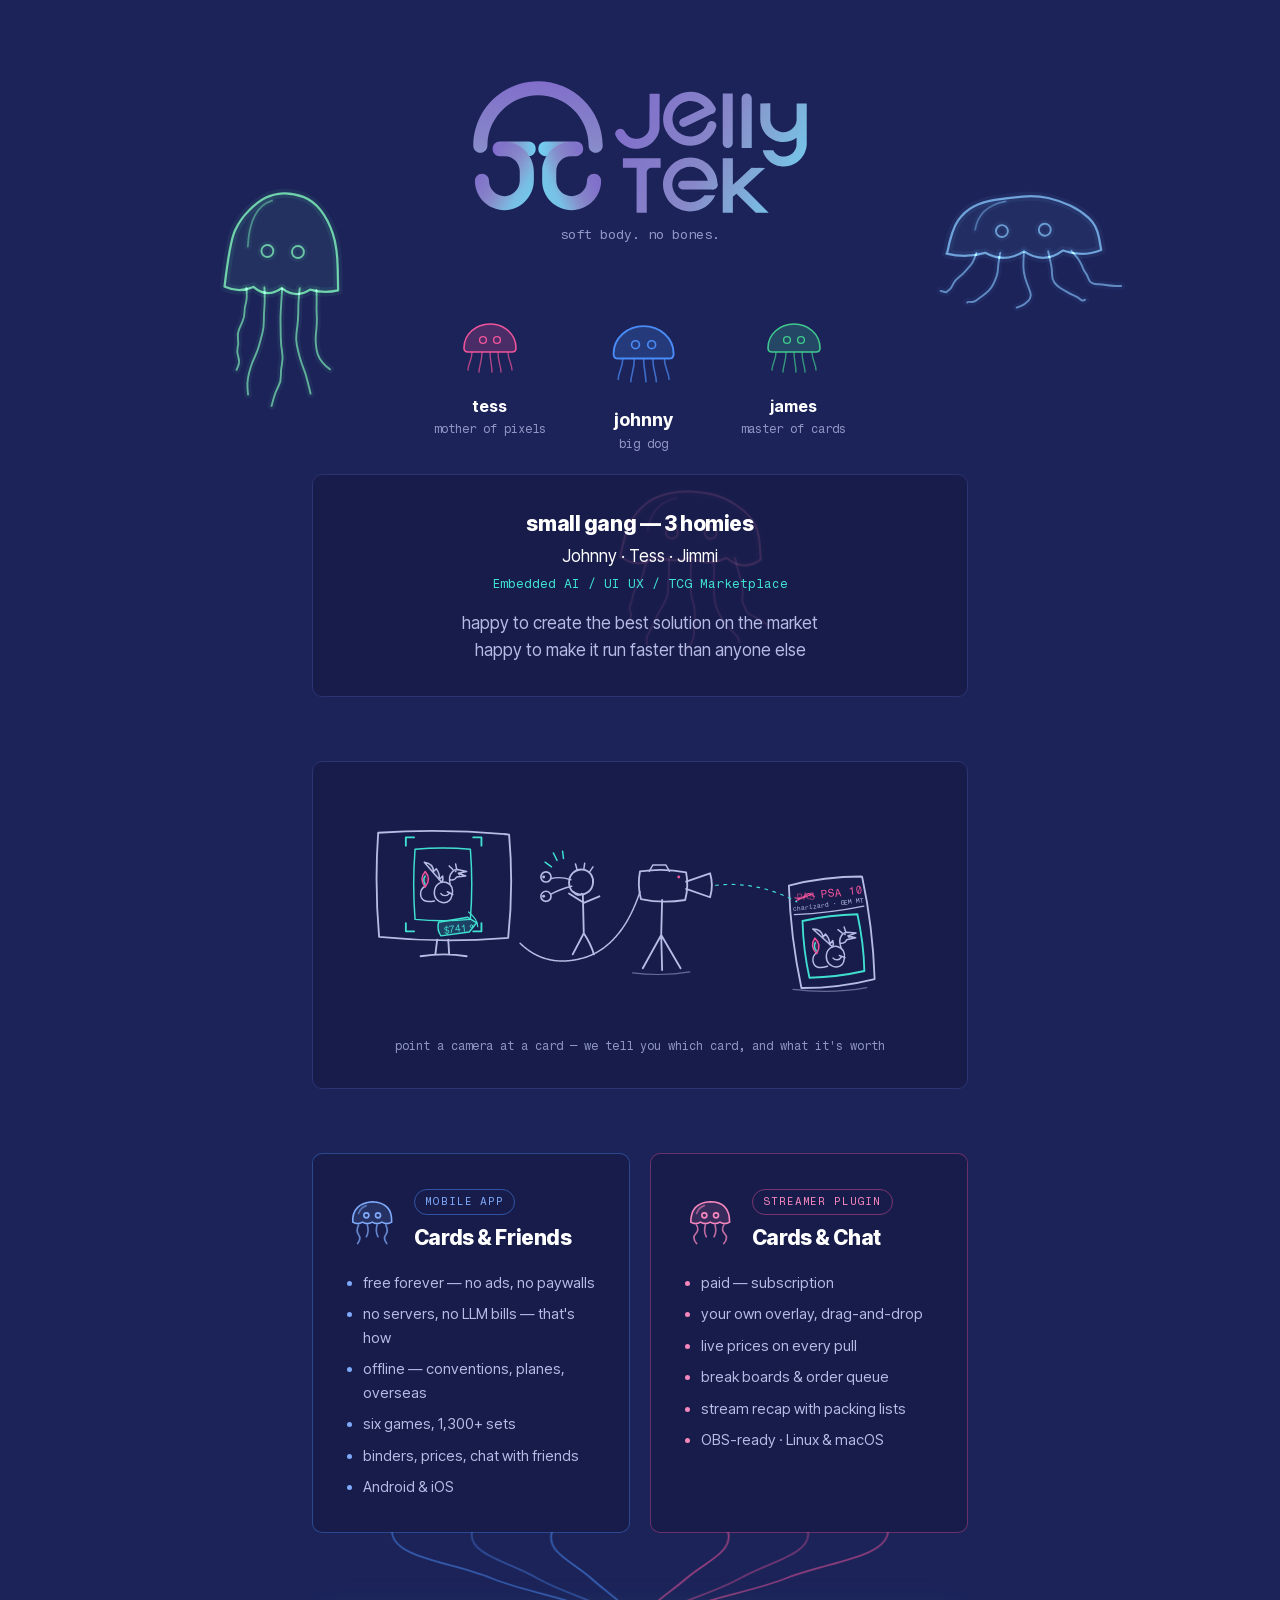
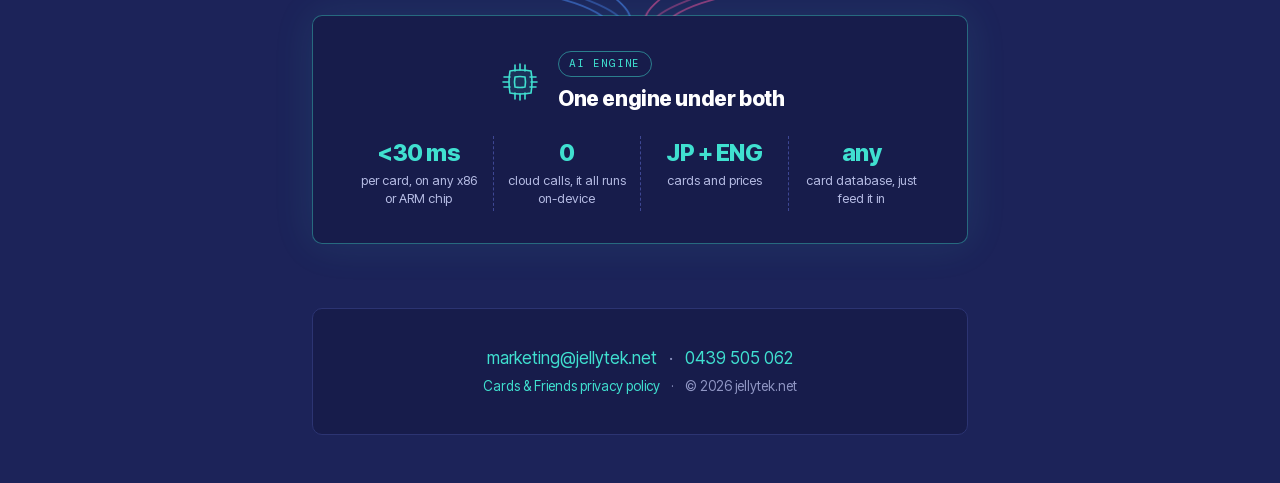
<file: index.html>
<!doctype html>
<html lang="en">
<head>
  <meta charset="utf-8" />
  <meta name="viewport" content="width=device-width, initial-scale=1" />
  <meta http-equiv="Content-Security-Policy"
        content="default-src 'self'; img-src 'self' data:; style-src 'self'; font-src 'self'; script-src 'self'; base-uri 'none'; form-action 'none'" />
  <meta name="theme-color" content="#1C2359" />
  <meta name="description" content="JellyTek makes Cards &amp; Friends, a free card-scanning app, and Cards &amp; Chat for card streamers. On-device recognition — no cloud round-trip." />
  <meta property="og:title" content="JellyTek — soft body. no bones." />
  <meta property="og:description" content="JellyTek makes Cards &amp; Friends, a free card-scanning app, and Cards &amp; Chat for card streamers." />
  <meta property="og:type" content="website" />
  <link rel="icon" href="/assets/logo/jellytek-mark.svg" type="image/svg+xml" />
  <title>JellyTek — soft body. no bones.</title>
  <link rel="preload" href="/fonts/InterTight-latin.woff2" as="font" type="font/woff2" crossorigin />
  <link rel="preload" href="/fonts/FragmentMono-latin.woff2" as="font" type="font/woff2" crossorigin />
  <link rel="stylesheet" href="/css/style.css" />
</head>
<body>

<a class="skip" href="#main">Skip to content</a>

<!-- the school swims behind the whole page -->
<canvas id="sea" class="sea" aria-hidden="true"></canvas>

<main id="main">

  <!-- ═══ Name and logo ═════════════════════════════════════════════════ -->
  <header class="masthead">
    <h1 class="masthead__name">
      <img class="masthead__logo" src="/assets/logo/jellytek-logo-on-dark.svg" alt="JellyTek" width="531" height="212" />
    </h1>
    <p class="masthead__tag">soft body. no bones.</p>
  </header>

  <!-- ═══ The three of us ═══════════════════════════════════════════════ -->
  <section class="team" aria-label="Team">
    <div class="team__row">
      <article class="member">
        <svg class="member__avatar" viewBox="0 0 72 72" role="img" aria-label="tess's jellyfish">
          <path d="M10 38c0-14 12-24 26-24s26 10 26 24c0 3-2 4-4 4H14c-2 0-4-1-4-4Z" fill="#F0559B" fill-opacity="0.22" stroke="#F0559B" stroke-width="1.6"/>
          <path d="M18 42c0 8-4 12-4 18M28 42c0 10-3 14-3 20M36 42c0 9 2 13 2 20M44 42c0 10 3 14 3 20M54 42c0 8 4 12 4 18"
                fill="none" stroke="#F0559B" stroke-width="1.4" stroke-linecap="round" opacity="0.7"/>
          <circle cx="29" cy="30" r="3.4" fill="none" stroke="#F0559B" stroke-width="1.4"/>
          <circle cx="43" cy="30" r="3.4" fill="none" stroke="#F0559B" stroke-width="1.4"/>
        </svg>
        <h2 class="member__name">tess</h2>
        <p class="member__role">mother of pixels</p>
      </article>
      <article class="member member--king">
        <svg class="member__avatar" viewBox="0 0 72 72" role="img" aria-label="johnny's jellyfish">
          <path d="M10 38c0-14 12-24 26-24s26 10 26 24c0 3-2 4-4 4H14c-2 0-4-1-4-4Z" fill="#4A8CF7" fill-opacity="0.22" stroke="#4A8CF7" stroke-width="1.6"/>
          <path d="M18 42c0 8-4 12-4 18M28 42c0 10-3 14-3 20M36 42c0 9 2 13 2 20M44 42c0 10 3 14 3 20M54 42c0 8 4 12 4 18"
                fill="none" stroke="#4A8CF7" stroke-width="1.4" stroke-linecap="round" opacity="0.7"/>
          <circle cx="29" cy="30" r="3.4" fill="none" stroke="#4A8CF7" stroke-width="1.4"/>
          <circle cx="43" cy="30" r="3.4" fill="none" stroke="#4A8CF7" stroke-width="1.4"/>
        </svg>
        <h2 class="member__name">johnny</h2>
        <p class="member__role">big dog</p>
      </article>
      <article class="member">
        <svg class="member__avatar" viewBox="0 0 72 72" role="img" aria-label="james's jellyfish">
          <path d="M10 38c0-14 12-24 26-24s26 10 26 24c0 3-2 4-4 4H14c-2 0-4-1-4-4Z" fill="#3FC98D" fill-opacity="0.22" stroke="#3FC98D" stroke-width="1.6"/>
          <path d="M18 42c0 8-4 12-4 18M28 42c0 10-3 14-3 20M36 42c0 9 2 13 2 20M44 42c0 10 3 14 3 20M54 42c0 8 4 12 4 18"
                fill="none" stroke="#3FC98D" stroke-width="1.4" stroke-linecap="round" opacity="0.7"/>
          <circle cx="29" cy="30" r="3.4" fill="none" stroke="#3FC98D" stroke-width="1.4"/>
          <circle cx="43" cy="30" r="3.4" fill="none" stroke="#3FC98D" stroke-width="1.4"/>
        </svg>
        <h2 class="member__name">james</h2>
        <p class="member__role">master of cards</p>
      </article>
    </div>

    <div class="panel team__background">
      <p class="bg__lead">small gang — 3 homies</p>
      <p class="bg__names">Johnny · Tess · Jimmi</p>
      <p class="bg__skills">Embedded AI / UI UX / TCG Marketplace</p>
      <p>
        happy to create the best solution on the market<br>
        happy to make it run faster than anyone else
      </p>
    </div>
  </section>

  <!-- ═══ What it looks like ════════════════════════════════════════════
       One doodle: a camera pointed at a charizard card, the screen it's
       plugged into showing the card with its price, and somebody's eyes
       leaving their head about it. Decorative — the cards below say it in
       words. -->
  <div class="panel scene" aria-hidden="true">
    <svg class="scene__art" viewBox="0 0 640 250" fill="none"
         stroke-linecap="round" stroke-linejoin="round">
      <defs>
        <!-- a charizard, as drawn on a napkin: round belly, little wings,
             flame on the tail. lives in a 44×52 box. -->
        <g id="zard" stroke="currentColor" stroke-width="1.6" fill="none">
          <!-- round belly -->
          <path d="M27 48c-7-1-11-6-10-13 1-7 7-11 13-9 6 2 8 8 6 14-1 5-4 8-9 8z"/>
          <path d="M24 38c2 3 7 3 9 0"/>
          <!-- neck up to a blunt head, jaw open mid-roar -->
          <path d="M34 28q-2-9 2-13 2-3 6-3l10 2-9 2 8 3-10 1q-2 4-7 3"/>
          <!-- teeth -->
          <path d="M43 16l1 2 2-1 2 2" stroke-width="1.2"/>
          <!-- horns swept back -->
          <path d="M37 12l-4-4M41 11l-1-5"/>
          <!-- eye -->
          <circle cx="40" cy="14" r="1" fill="currentColor" stroke="none"/>
          <!-- notched bat wing off the back -->
          <path d="M25 26L6 4c7 1 10 5 10 10l3-3c3 4 4 8 3 12l4-4q1 4-1 7z" fill="currentColor" fill-opacity="0.12"/>
          <!-- little arm -->
          <path d="M31 36l6 3"/>
          <!-- long tail curling away, tipped with the flame -->
          <path d="M17 46Q2 49 2 38q0-5 5-8"/>
          <path d="M7 31q-7-9 0-17 7 8 0 17z" stroke="#F0559B" fill="#F0559B" fill-opacity="0.18"/>
          <path d="M7 28q-3-5 0-9" stroke="#40E0D0"/>
        </g>
      </defs>

      <!-- ── left: the screen the camera is plugged into ─────────────── -->
      <!-- monitor, drawn freehand -->
      <path d="M36 42q70-5 142 2 5 56-1 112-70 6-140-1-5-57-1-113z" stroke="currentColor" stroke-width="2"/>
      <path d="M100 158l-2 16M112 158l1 16M82 176q26-4 50 0" stroke="currentColor" stroke-width="2"/>
      <!-- what the screen shows: the card, found -->
      <g transform="translate(74 58)">
        <path d="M2 2q30-3 60 0 3 38 0 76-30 3-60 0-3-38 0-76z" stroke="#40E0D0" stroke-width="1.6"/>
        <use href="#zard" transform="translate(6 12)"/>
      </g>
      <!-- viewfinder brackets around the found card -->
      <path d="M66 56v-9h9M148 56v-9h-9M66 140v9h9M148 140v9h-9" stroke="#40E0D0" stroke-width="2"/>
      <!-- price tag hanging off the card -->
      <path d="M134 128q10 8 10 16" stroke="#40E0D0" stroke-width="1.3"/>
      <g transform="rotate(-6 122 152)">
        <path d="M144 142l-9-7-32 2q-3 8 1 15l31-1z" stroke="#40E0D0" stroke-width="1.6" fill="#40E0D0" fill-opacity="0.18"/>
        <circle cx="138" cy="145" r="1.4" stroke="#40E0D0" stroke-width="1"/>
        <text x="107" y="150" fill="#40E0D0" font-family="Fragment Mono, monospace" font-size="11">$741</text>
      </g>

      <!-- ── the beholder, eyes leaving their sockets ────────────────── -->
      <!-- head, looking at the screen -->
      <path d="M243 96c0-9 7-15 15-14 8 1 12 8 11 15-1 8-8 13-15 12-7-1-11-6-11-13z" stroke="currentColor" stroke-width="2"/>
      <!-- hair sticking up -->
      <path d="M252 83l-2-7M259 82l1-7M265 85l4-6" stroke="currentColor" stroke-width="1.6"/>
      <!-- eye stalks, springing out toward the screen -->
      <path d="M245 93q-12-4-22-1M246 100q-13 3-23 9" stroke="currentColor" stroke-width="1.6"/>
      <circle cx="218" cy="90" r="5.5" stroke="currentColor" stroke-width="1.8"/>
      <circle cx="218" cy="111" r="5.5" stroke="currentColor" stroke-width="1.8"/>
      <circle cx="215.5" cy="90" r="1.6" fill="currentColor" stroke="none"/>
      <circle cx="215.5" cy="111" r="1.6" fill="currentColor" stroke="none"/>
      <!-- !! of it all -->
      <path d="M230 72l-4-8M237 70l-1-8M224 79l-7-5" stroke="#40E0D0" stroke-width="1.6"/>
      <!-- jaw on the floor-ish: open mouth -->
      <path d="M248 106q4 6 9 2" stroke="currentColor" stroke-width="1.6"/>
      <!-- body: arms thrown up, wobbly legs -->
      <path d="M258 109l1 42M259 118l-16-10M259 118l17-7M259 151l-12 23M259 151q8 12 11 23" stroke="currentColor" stroke-width="2"/>

      <!-- ── the camera, plugged into the screen ─────────────────────── -->
      <path d="M320 84q26-4 50 1 3 15-1 30-25 4-48-1-4-15-1-30z" stroke="currentColor" stroke-width="2"/>
      <path d="M370 95l26-9q4 13 0 26l-26-9" stroke="currentColor" stroke-width="2"/>
      <path d="M330 84l4-7h14l4 7" stroke="currentColor" stroke-width="1.6"/>
      <!-- recording light -->
      <circle cx="362" cy="90" r="1.6" fill="#F0559B" stroke="none"/>
      <!-- tripod -->
      <path d="M344 115l-1 38M343 153l-20 36M343 153l21 36M343 153l1 38" stroke="currentColor" stroke-width="2"/>
      <!-- the cable back to the screen, slouching on the floor -->
      <path d="M320 106q-20 60-62 72-40 11-68-16" stroke="currentColor" stroke-width="1.6" stroke-dasharray="1 0"/>

      <!-- ── right: the actual card, slabbed and graded (badly) ──────── -->
      <g transform="rotate(-7 528 150)">
        <!-- the slab case -->
        <path d="M488 94q40-5 80 0 5 56 0 112-40 5-80 0-5-56 0-112z" stroke="currentColor" stroke-width="2"/>
        <!-- grading label: first try scratched out -->
        <text x="495" y="112" fill="#F0559B" fill-opacity="0.65" font-family="Fragment Mono, monospace" font-size="11">PAS</text>
        <path d="M493 108q6 3 11-1t10 2M494 111l19-5" stroke="#F0559B" stroke-width="1.2"/>
        <text x="521" y="112" fill="#F0559B" font-family="Fragment Mono, monospace" font-size="12">PSA 10</text>
        <text x="528" y="122" text-anchor="middle" fill="currentColor" font-family="Fragment Mono, monospace" font-size="7">charizard · GEM MT</text>
        <path d="M490 126q38 3 76 0" stroke="currentColor" stroke-width="1.3"/>
        <!-- the card inside -->
        <path d="M498 134q30-3 60 0 3 32 0 62-30 3-60 0-3-30 0-62z" stroke="#40E0D0" stroke-width="2"/>
        <use href="#zard" transform="translate(502 140)"/>
      </g>
      <!-- the camera's gaze -->
      <path d="M402 99q46-5 88 18" stroke="#40E0D0" stroke-width="1.3" stroke-dasharray="3 6"/>
      <!-- ground scribbles -->
      <path d="M312 194q32 4 62-1M486 212q42 5 80-2" stroke="currentColor" stroke-width="1.3" opacity="0.5"/>
    </svg>
    <p class="scene__caption">point a camera at a card — we tell you which card, and what it's worth</p>
  </div>

  <!-- ═══ The two products, one engine ══════════════════════════════════
       Two jellies on top, and both trail their tentacles down into the
       engine they share. -->
  <section class="products" aria-label="Products">

    <div class="products__pair">
      <article class="panel prod prod--friends">
        <div class="prod__head">
          <svg class="prod__icon" viewBox="0 0 56 56" fill="none" stroke="currentColor" stroke-width="1.7" stroke-linecap="round" stroke-linejoin="round" aria-hidden="true">
            <path d="M8 30q-1-19 20-21 21 1 20 21-5 3-10 0-5 3-10 0-5 3-10 0-5 3-10 0z" fill="currentColor" fill-opacity="0.14"/>
            <path d="M14 21q2-6 8-8" opacity="0.55"/>
            <circle cx="22" cy="23" r="2.6"/><circle cx="34" cy="23" r="2.6"/>
            <path d="M14 33q-3 6 0 10t-1 9M23 33q2 7-1 12M33 33q-2 7 1 12M42 33q3 6 0 10t1 9" opacity="0.75"/>
          </svg>
          <div>
            <span class="prod__kind">mobile app</span>
            <h2 class="prod__title">Cards &amp; Friends</h2>
          </div>
        </div>
        <ul class="prod__points">
          <li>free forever — no ads, no paywalls</li>
          <li>no servers, no LLM bills — that's how</li>
          <li>offline — conventions, planes, overseas</li>
          <li>six games, 1,300+ sets</li>
          <li>binders, prices, chat with friends</li>
          <li>Android &amp; iOS</li>
        </ul>
      </article>

      <article class="panel prod prod--chat">
        <div class="prod__head">
          <svg class="prod__icon" viewBox="0 0 56 56" fill="none" stroke="currentColor" stroke-width="1.7" stroke-linecap="round" stroke-linejoin="round" aria-hidden="true">
            <path d="M8 30q0-20 20-21 20 0 20 21-5 3-10 0-5 3-10 0-5 3-10 0-5 3-10 0z" fill="currentColor" fill-opacity="0.14"/>
            <path d="M14 21q2-6 8-8" opacity="0.55"/>
            <circle cx="22" cy="23" r="2.6"/><circle cx="34" cy="23" r="2.6"/>
            <path d="M14 33q3 5-1 9t1 10M23 33q-2 7 1 12M33 33q2 7-1 12M42 33q-3 5 1 9t-1 10" opacity="0.75"/>
          </svg>
          <div>
            <span class="prod__kind">streamer plugin</span>
            <h2 class="prod__title">Cards &amp; Chat</h2>
          </div>
        </div>
        <ul class="prod__points">
          <li>paid — subscription</li>
          <li>your own overlay, drag-and-drop</li>
          <li>live prices on every pull</li>
          <li>break boards &amp; order queue</li>
          <li>stream recap with packing lists</li>
          <li>OBS-ready · Linux &amp; macOS</li>
        </ul>
      </article>
    </div>

    <!-- both jellies trail down into the engine -->
    <svg class="products__tendrils" viewBox="0 0 656 84" fill="none" stroke-width="1.8" stroke-linecap="round" aria-hidden="true">
      <g stroke="#4A8CF7">
        <path d="M80 0C82 26 140 30 180 46S266 66 292 84" opacity="0.5"/>
        <path d="M160 0C156 22 198 30 226 46S292 70 308 84" opacity="0.38"/>
        <path d="M240 0C234 20 262 30 280 46S316 72 320 84" opacity="0.55"/>
      </g>
      <g stroke="#F0559B">
        <path d="M576 0C574 26 516 30 476 46S390 66 364 84" opacity="0.5"/>
        <path d="M496 0C500 22 458 30 430 46S364 70 348 84" opacity="0.38"/>
        <path d="M416 0C422 20 394 30 376 46S340 72 336 84" opacity="0.55"/>
      </g>
    </svg>

    <article class="panel engine">
      <div class="engine__head">
        <svg class="engine__icon" viewBox="0 0 48 48" fill="none" stroke="currentColor" stroke-width="1.6" stroke-linecap="round" stroke-linejoin="round" aria-hidden="true">
          <path d="M14 13q10-2 21 0 2 11 0 22-11 2-21 0-2-11 0-22z" fill="currentColor" fill-opacity="0.12"/>
          <path d="M19 19q5-1 10 0 1 5 0 10-5 1-10 0-1-5 0-10z"/>
          <path d="M19 13V7M24 12V6M29 13V7M19 35v6M24 36v6M29 35v6M14 19H8M13 24H7M14 29H8M34 19h6M35 24h6M34 29h6"/>
        </svg>
        <div>
          <span class="prod__kind">ai engine</span>
          <h2 class="prod__title">One engine under both</h2>
        </div>
      </div>
      <dl class="engine__stats">
        <div><dt>&lt;30 ms</dt><dd>per card, on any x86 or ARM chip</dd></div>
        <div><dt>0</dt><dd>cloud calls, it all runs on-device</dd></div>
        <div><dt>JP + ENG</dt><dd>cards and prices</dd></div>
        <div><dt>any</dt><dd>card database, just feed it in</dd></div>
      </dl>
    </article>

  </section>

  <!-- ═══ Any other random stuff ════════════════════════════════════════ -->
  <footer class="panel misc">
    <p class="misc__contact">
      <a class="link" href="mailto:marketing@jellytek.net">marketing@jellytek.net</a>
      <span class="misc__dot">·</span>
      <a class="link" href="tel:+61439505062">0439 505 062</a>
    </p>
    <p class="misc__legal">
      <a class="link" href="/privacy.html">Cards &amp; Friends privacy policy</a>
      <span class="misc__dot">·</span>
      © 2026 jellytek.net
    </p>
  </footer>

</main>

<script src="/js/jellyfish.js" defer></script>
</body>
</html>
</file>
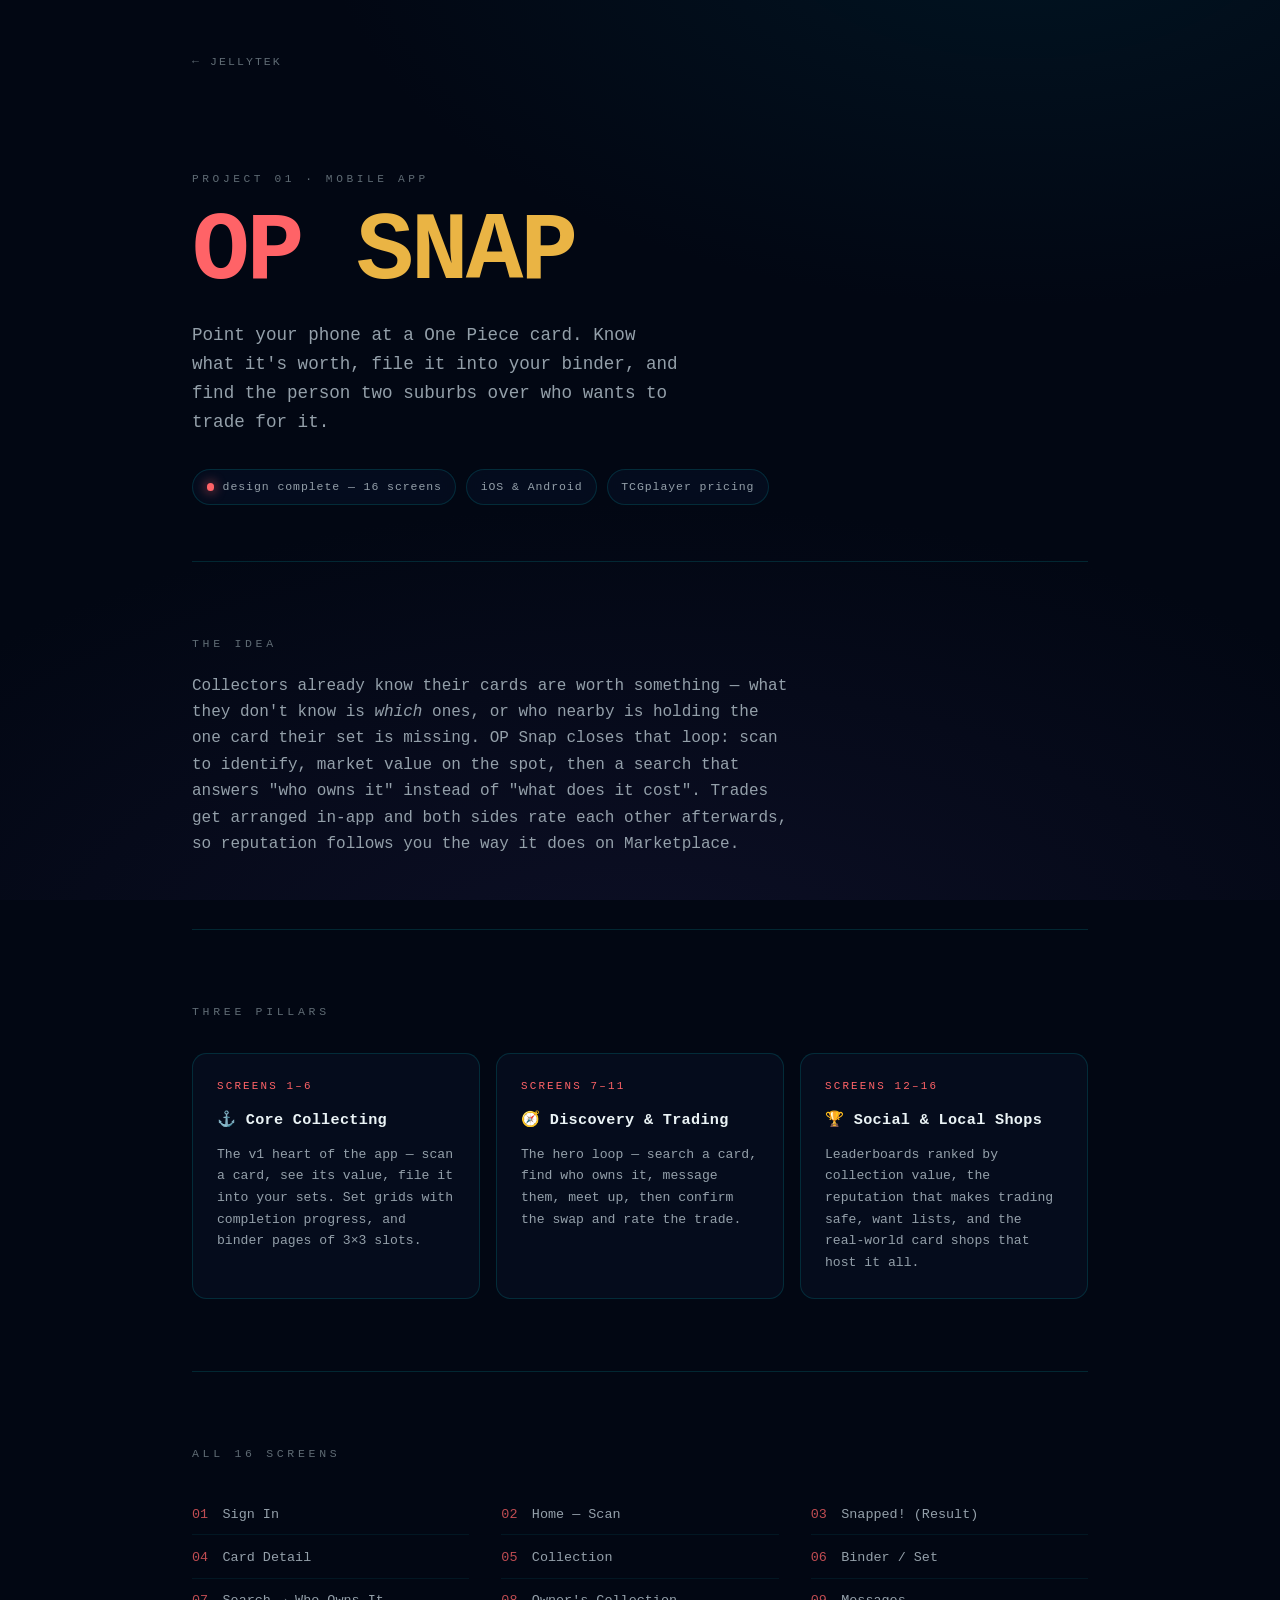
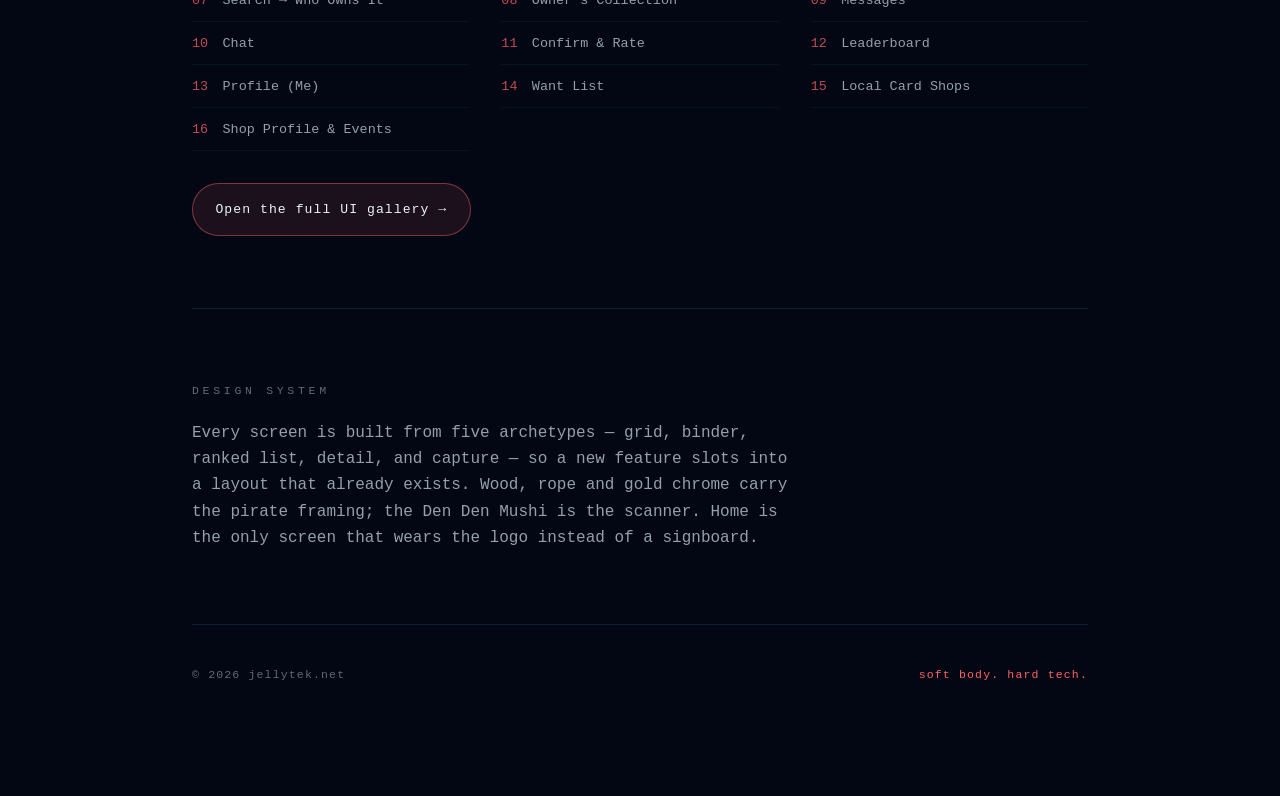
<file: projects/op-snap/index.html>
<!doctype html>
<html lang="en">
<head>
  <meta charset="utf-8" />
  <meta name="viewport" content="width=device-width, initial-scale=1" />
  <meta http-equiv="Content-Security-Policy"
        content="default-src 'self'; img-src 'self' data:; style-src 'self'; script-src 'none'; base-uri 'none'; form-action 'none'" />
  <meta name="theme-color" content="#030712" />
  <meta name="description" content="OP Snap — scan a One Piece card, know what it's worth, find who'll trade it. A jellytek project." />
  <meta property="og:title" content="OP Snap — jellytek" />
  <meta property="og:description" content="Snap it. Collect it. Trade it." />
  <meta property="og:url" content="https://jellytek.net/projects/op-snap/" />
  <link rel="icon" href="data:image/svg+xml,<svg xmlns='http://www.w3.org/2000/svg' viewBox='0 0 100 100'><text y='.9em' font-size='90'>🐌</text></svg>" />
  <title>OP Snap — jellytek</title>
  <link rel="stylesheet" href="../../css/project.css" />
  <link rel="stylesheet" href="../../css/op-snap.css" />
</head>
<body>
<div class="wrap">

  <a class="back" href="/">← jellytek</a>

  <div class="hero">
    <p class="eyebrow">project 01 · mobile app</p>
    <h1><span class="a">OP</span> <span class="b">SNAP</span></h1>
    <p class="lede">
      Point your phone at a One Piece card. Know what it's worth, file it into
      your binder, and find the person two suburbs over who wants to trade for it.
    </p>
    <div class="chips">
      <span class="chip"><span class="pulse"></span>design complete — 16 screens</span>
      <span class="chip">iOS &amp; Android</span>
      <span class="chip">TCGplayer pricing</span>
    </div>
  </div>

  <section>
    <h2>The idea</h2>
    <p>
      Collectors already know their cards are worth something — what they don't
      know is <em>which</em> ones, or who nearby is holding the one card their set
      is missing. OP Snap closes that loop: scan to identify, market value on the
      spot, then a search that answers "who owns it" instead of "what does it cost".
      Trades get arranged in-app and both sides rate each other afterwards, so
      reputation follows you the way it does on Marketplace.
    </p>
  </section>

  <section>
    <h2>Three pillars</h2>
    <div class="pillars">
      <div class="pillar">
        <span class="count">screens 1–6</span>
        <h3>⚓ Core Collecting</h3>
        <p>
          The v1 heart of the app — scan a card, see its value, file it into your
          sets. Set grids with completion progress, and binder pages of 3×3 slots.
        </p>
      </div>
      <div class="pillar">
        <span class="count">screens 7–11</span>
        <h3>🧭 Discovery &amp; Trading</h3>
        <p>
          The hero loop — search a card, find who owns it, message them, meet up,
          then confirm the swap and rate the trade.
        </p>
      </div>
      <div class="pillar">
        <span class="count">screens 12–16</span>
        <h3>🏆 Social &amp; Local Shops</h3>
        <p>
          Leaderboards ranked by collection value, the reputation that makes
          trading safe, want lists, and the real-world card shops that host it all.
        </p>
      </div>
    </div>
  </section>

  <section>
    <h2>All 16 screens</h2>
    <ul class="screens">
      <li><span class="n">01</span> Sign In</li>
      <li><span class="n">02</span> Home — Scan</li>
      <li><span class="n">03</span> Snapped! (Result)</li>
      <li><span class="n">04</span> Card Detail</li>
      <li><span class="n">05</span> Collection</li>
      <li><span class="n">06</span> Binder / Set</li>
      <li><span class="n">07</span> Search → Who Owns It</li>
      <li><span class="n">08</span> Owner's Collection</li>
      <li><span class="n">09</span> Messages</li>
      <li><span class="n">10</span> Chat</li>
      <li><span class="n">11</span> Confirm &amp; Rate</li>
      <li><span class="n">12</span> Leaderboard</li>
      <li><span class="n">13</span> Profile (Me)</li>
      <li><span class="n">14</span> Want List</li>
      <li><span class="n">15</span> Local Card Shops</li>
      <li><span class="n">16</span> Shop Profile &amp; Events</li>
    </ul>
    <a class="cta" href="ui.html">Open the full UI gallery →</a>
  </section>

  <section>
    <h2>Design system</h2>
    <p>
      Every screen is built from five archetypes — grid, binder, ranked list,
      detail, and capture — so a new feature slots into a layout that already
      exists. Wood, rope and gold chrome carry the pirate framing; the Den Den
      Mushi is the scanner. Home is the only screen that wears the logo instead
      of a signboard.
    </p>
  </section>

  <footer>
    <span>© 2026 jellytek.net</span>
    <a href="/">soft body. hard tech.</a>
  </footer>

</div>
</body>
</html>
</file>
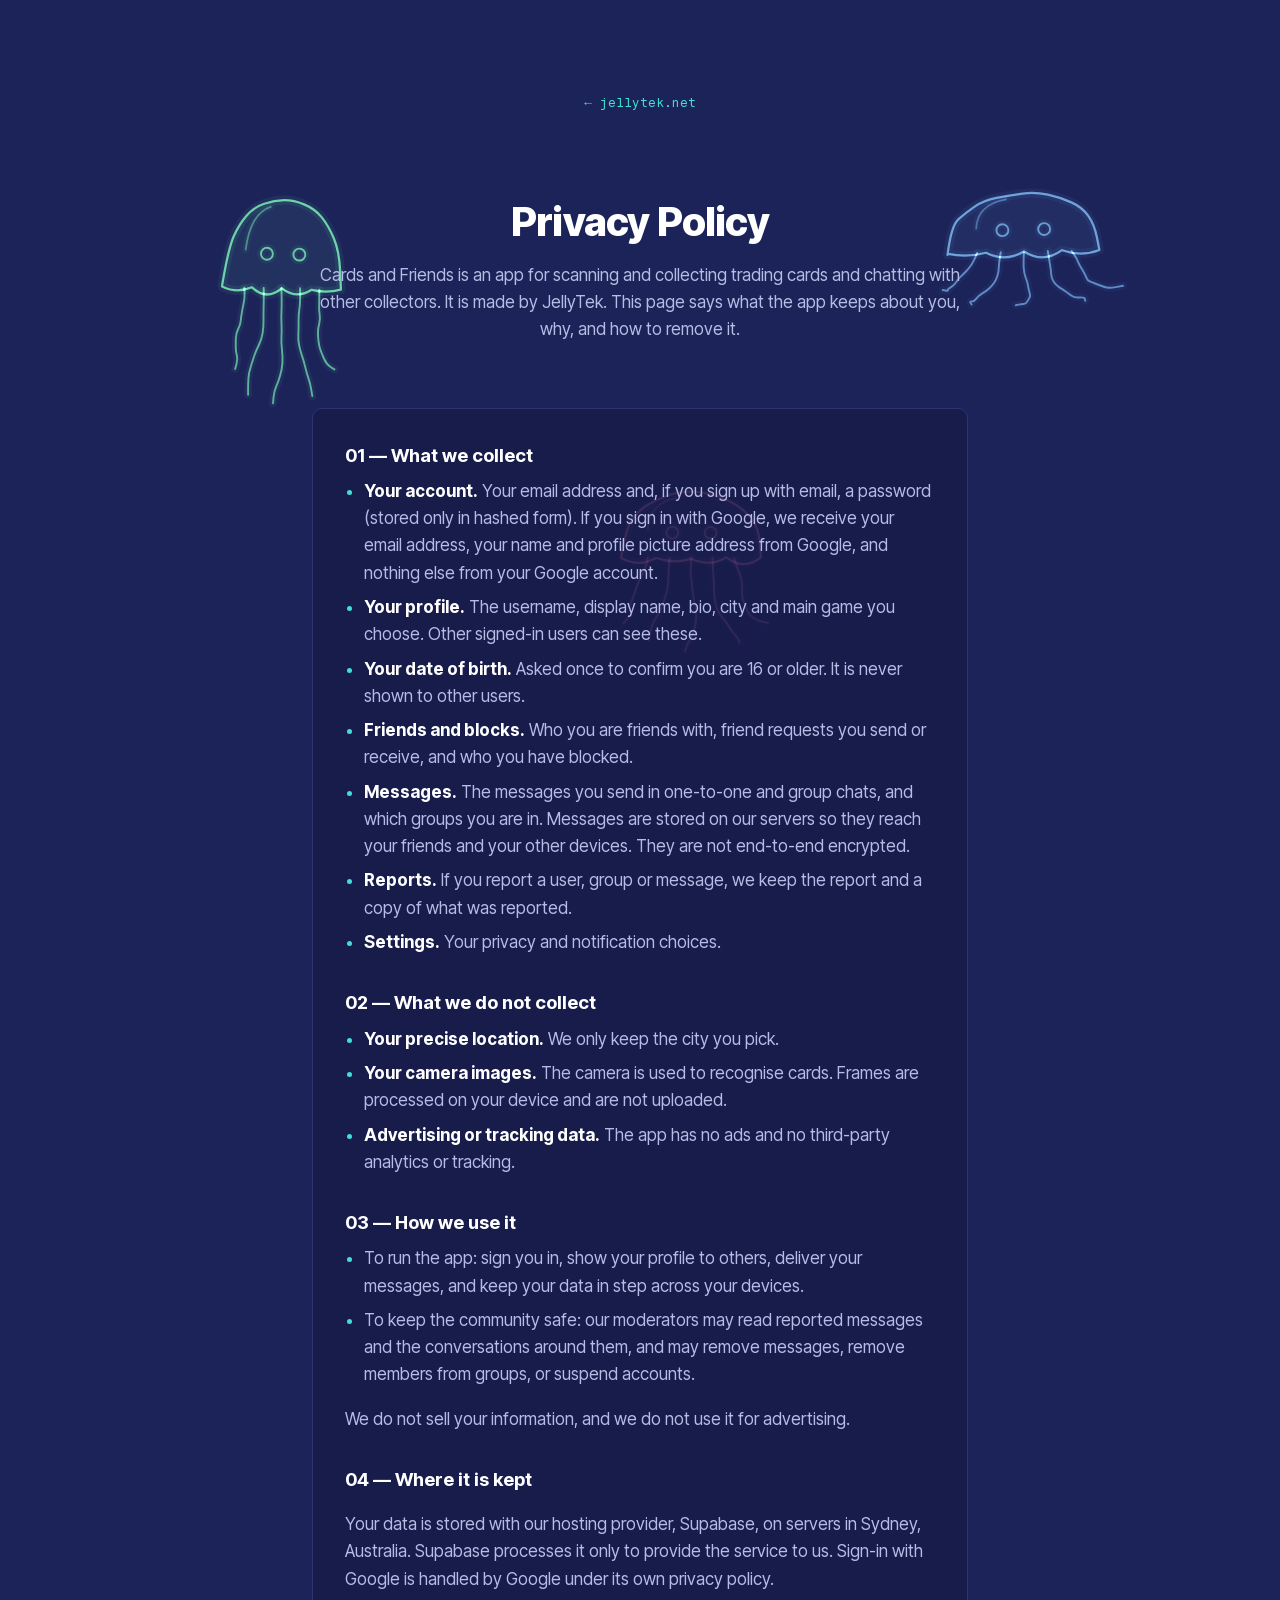
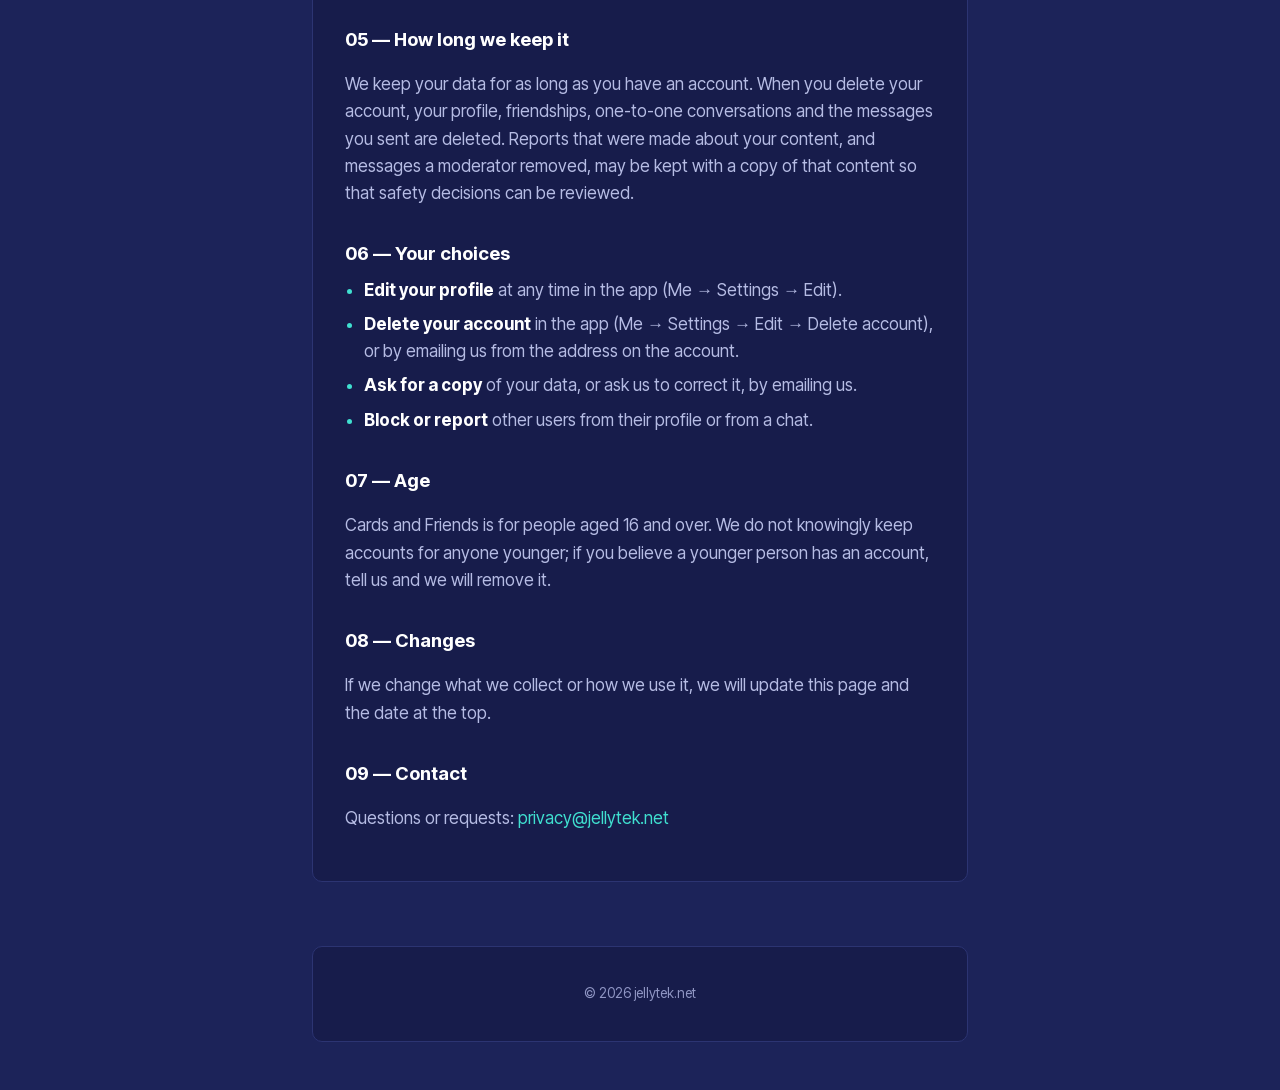
<file: privacy.html>
<!doctype html>
<html lang="en">
<head>
  <meta charset="utf-8" />
  <meta name="viewport" content="width=device-width, initial-scale=1" />
  <meta http-equiv="Content-Security-Policy"
        content="default-src 'self'; img-src 'self' data:; style-src 'self'; font-src 'self'; script-src 'self'; base-uri 'none'; form-action 'none'" />
  <meta name="theme-color" content="#1C2359" />
  <meta name="description" content="What the Cards and Friends app keeps about you, why, and how to remove it." />
  <meta property="og:title" content="Privacy Policy — Cards and Friends — JellyTek" />
  <meta property="og:description" content="What the Cards and Friends app keeps about you, why, and how to remove it." />
  <meta property="og:type" content="website" />
  <link rel="icon" href="/assets/logo/jellytek-mark.svg" type="image/svg+xml" />
  <title>Privacy Policy — Cards and Friends — JellyTek</title>
  <link rel="preload" href="/fonts/InterTight-latin.woff2" as="font" type="font/woff2" crossorigin />
  <link rel="preload" href="/fonts/FragmentMono-latin.woff2" as="font" type="font/woff2" crossorigin />
  <link rel="stylesheet" href="/css/style.css" />
</head>
<body>

<a class="skip" href="#main">Skip to content</a>

<canvas id="sea" class="sea" aria-hidden="true"></canvas>

<main id="main">

  <p class="crumb"><a class="link" href="/">← jellytek.net</a></p>

  <header>
    <h1 class="page__title">Privacy Policy</h1>
    <p class="page__sub">
      Cards and Friends is an app for scanning and collecting trading cards and
      chatting with other collectors. It is made by JellyTek. This page says
      what the app keeps about you, why, and how to remove it.
    </p>
  </header>

  <article class="panel policy">

    <h2>01 — What we collect</h2>
    <ul>
      <li><strong>Your account.</strong> Your email address and, if you sign up with email, a
        password (stored only in hashed form). If you sign in with Google, we receive your email
        address, your name and profile picture address from Google, and nothing else from your
        Google account.</li>
      <li><strong>Your profile.</strong> The username, display name, bio, city and main game you
        choose. Other signed-in users can see these.</li>
      <li><strong>Your date of birth.</strong> Asked once to confirm you are 16 or older. It is
        never shown to other users.</li>
      <li><strong>Friends and blocks.</strong> Who you are friends with, friend requests you send
        or receive, and who you have blocked.</li>
      <li><strong>Messages.</strong> The messages you send in one-to-one and group chats, and
        which groups you are in. Messages are stored on our servers so they reach your friends
        and your other devices. They are not end-to-end encrypted.</li>
      <li><strong>Reports.</strong> If you report a user, group or message, we keep the report
        and a copy of what was reported.</li>
      <li><strong>Settings.</strong> Your privacy and notification choices.</li>
    </ul>

    <h2>02 — What we do not collect</h2>
    <ul>
      <li><strong>Your precise location.</strong> We only keep the city you pick.</li>
      <li><strong>Your camera images.</strong> The camera is used to recognise cards. Frames are
        processed on your device and are not uploaded.</li>
      <li><strong>Advertising or tracking data.</strong> The app has no ads and no third-party
        analytics or tracking.</li>
    </ul>

    <h2>03 — How we use it</h2>
    <ul>
      <li>To run the app: sign you in, show your profile to others, deliver your messages, and
        keep your data in step across your devices.</li>
      <li>To keep the community safe: our moderators may read reported messages and the
        conversations around them, and may remove messages, remove members from groups, or
        suspend accounts.</li>
    </ul>
    <p>We do not sell your information, and we do not use it for advertising.</p>

    <h2>04 — Where it is kept</h2>
    <p>Your data is stored with our hosting provider, Supabase, on servers in Sydney, Australia.
    Supabase processes it only to provide the service to us. Sign-in with Google is handled by
    Google under its own privacy policy.</p>

    <h2>05 — How long we keep it</h2>
    <p>We keep your data for as long as you have an account. When you delete your account, your
    profile, friendships, one-to-one conversations and the messages you sent are deleted. Reports
    that were made about your content, and messages a moderator removed, may be kept with a copy
    of that content so that safety decisions can be reviewed.</p>

    <h2>06 — Your choices</h2>
    <ul>
      <li><strong>Edit your profile</strong> at any time in the app (Me → Settings → Edit).</li>
      <li><strong>Delete your account</strong> in the app (Me → Settings → Edit → Delete
        account), or by emailing us from the address on the account.</li>
      <li><strong>Ask for a copy</strong> of your data, or ask us to correct it, by emailing
        us.</li>
      <li><strong>Block or report</strong> other users from their profile or from a chat.</li>
    </ul>

    <h2>07 — Age</h2>
    <p>Cards and Friends is for people aged 16 and over. We do not knowingly keep accounts for
    anyone younger; if you believe a younger person has an account, tell us and we will remove
    it.</p>

    <h2>08 — Changes</h2>
    <p>If we change what we collect or how we use it, we will update this page and the date at
    the top.</p>

    <h2>09 — Contact</h2>
    <p>Questions or requests:
      <a class="link" href="mailto:privacy@jellytek.net">privacy@jellytek.net</a></p>

  </article>

  <footer class="misc panel">
    <p class="misc__legal">© 2026 jellytek.net</p>
  </footer>

</main>

<script src="/js/jellyfish.js" defer></script>
</body>
</html>
</file>
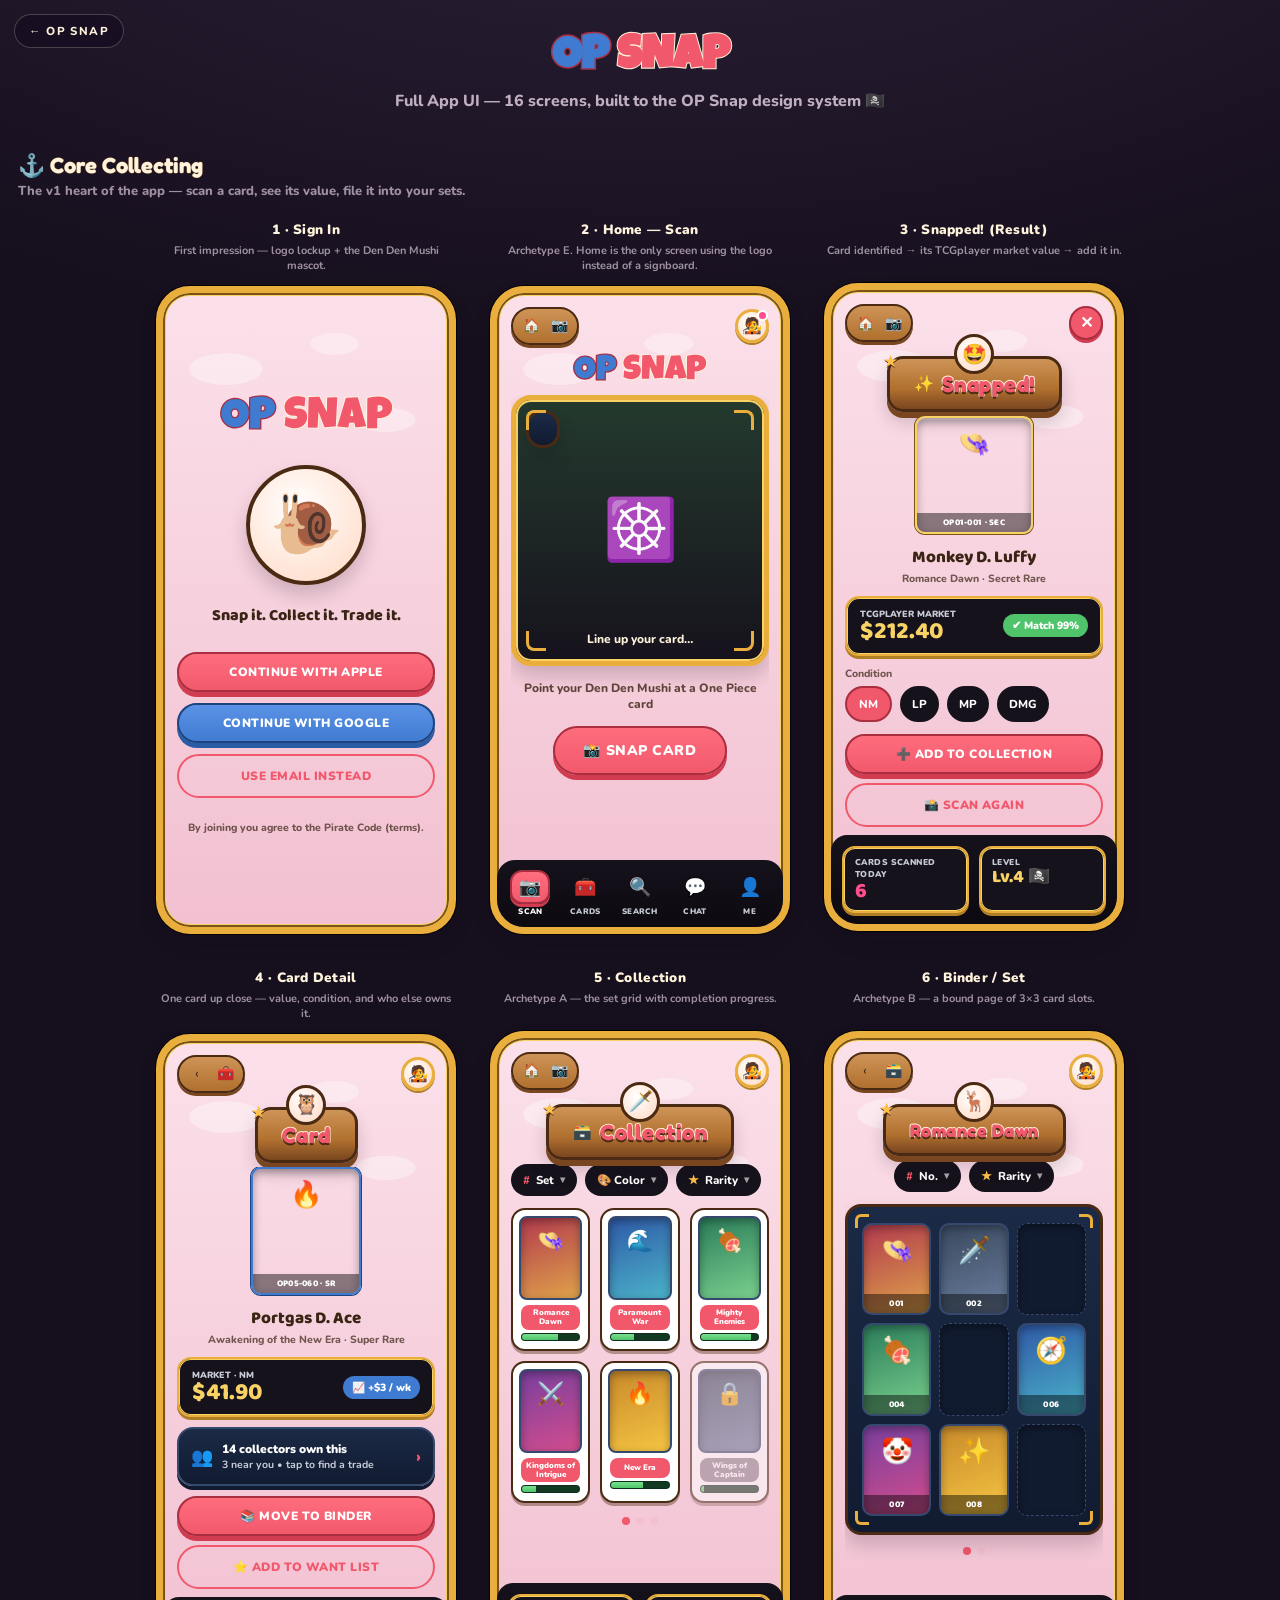
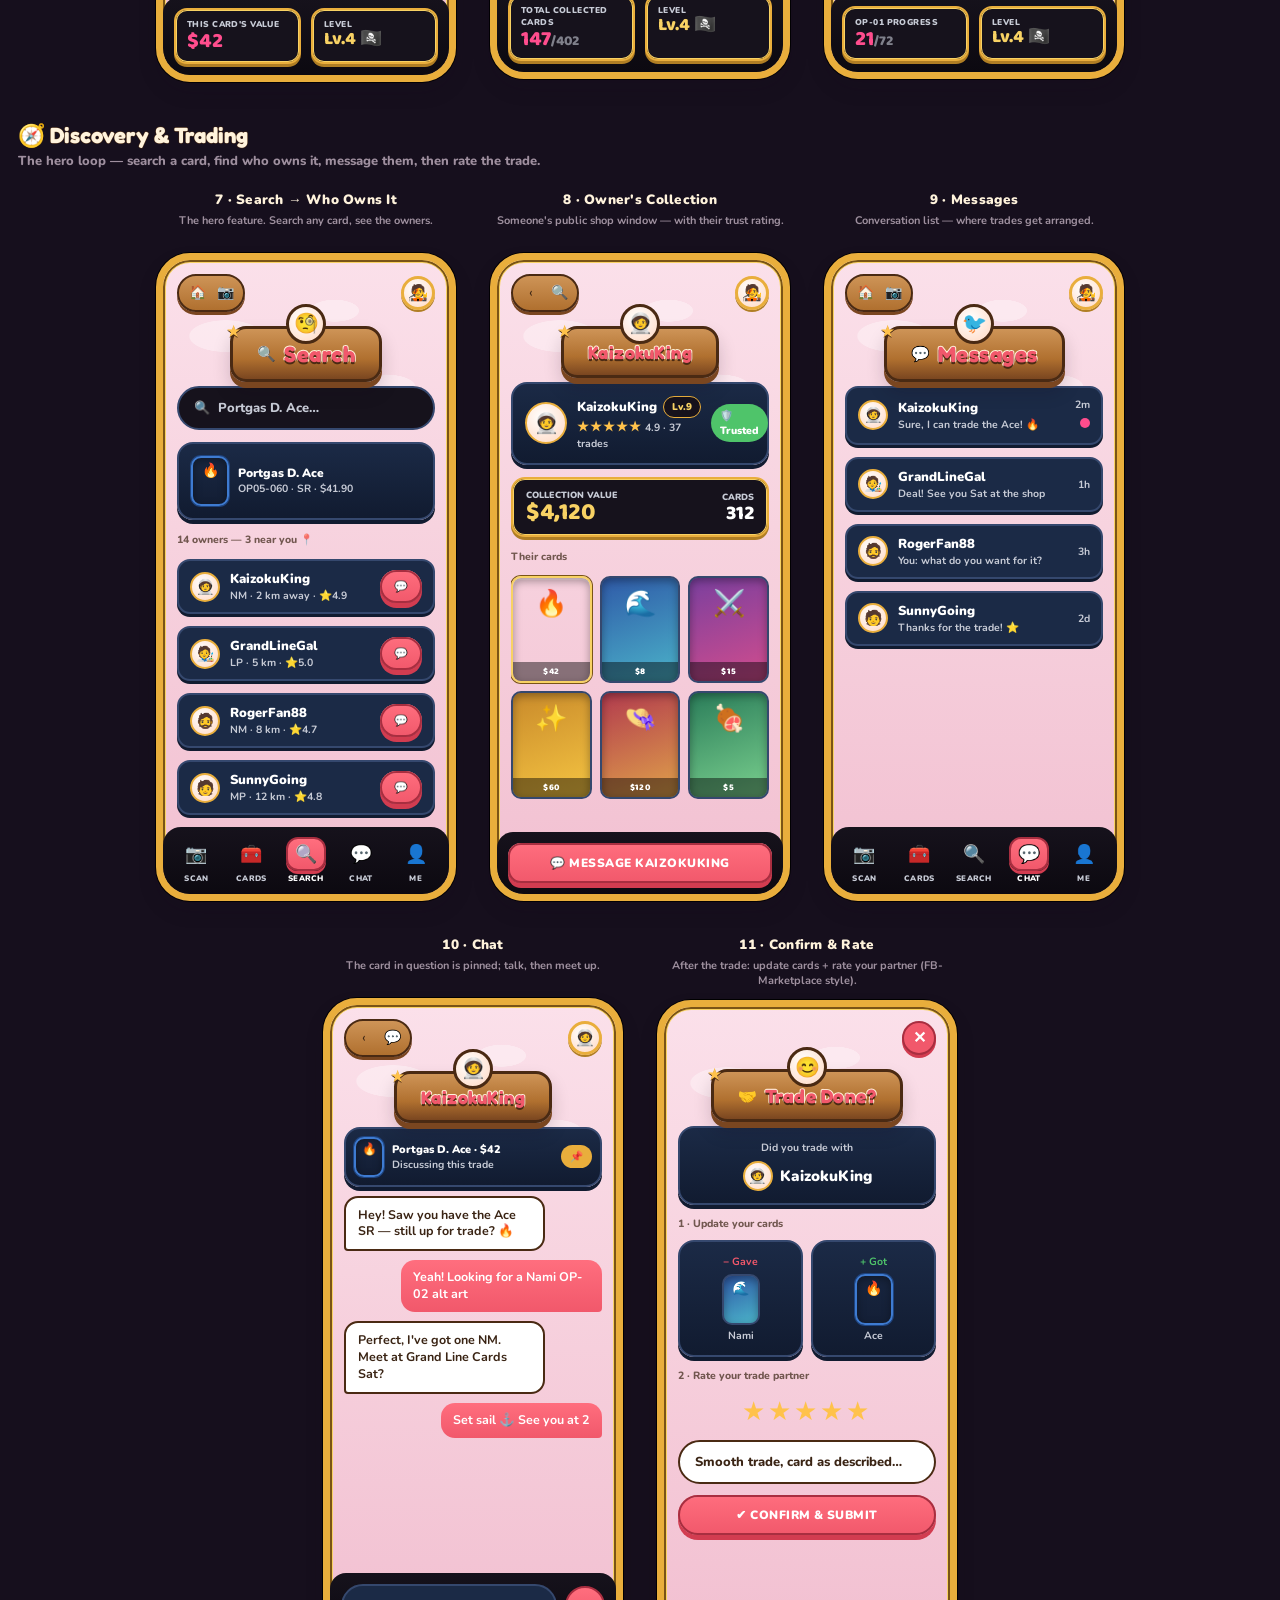
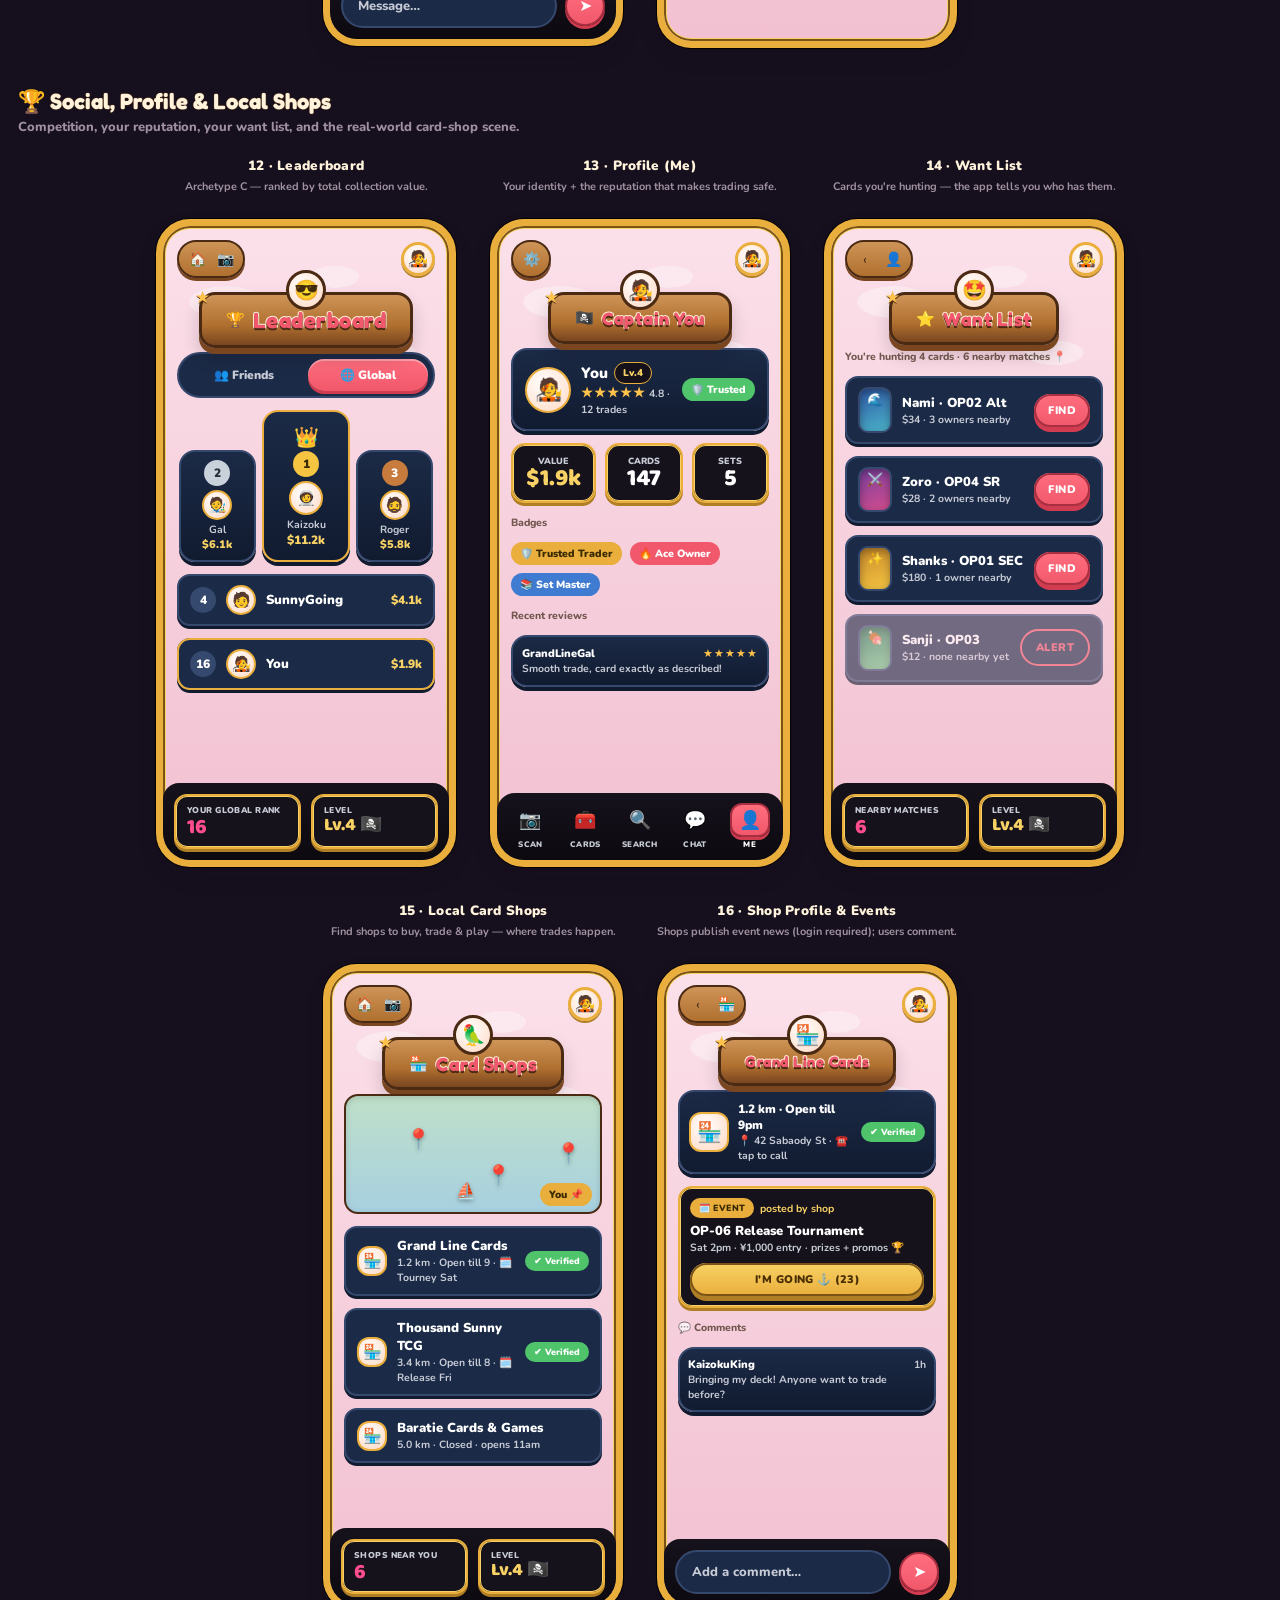
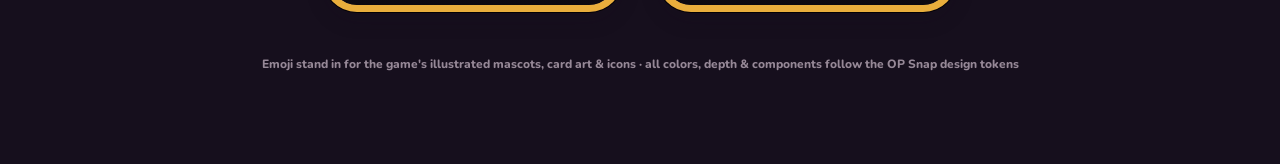
<file: projects/op-snap/ui.html>
<!DOCTYPE html>
<html lang="en">
<head>
<meta charset="UTF-8">
<meta name="viewport" content="width=device-width, initial-scale=1.0">
<title>OP Snap — Full App UI</title>
<link href="https://fonts.googleapis.com/css2?family=Luckiest+Guy&family=Fredoka:wght@500;600;700&family=Baloo+2:wght@600;700;800&family=Nunito:wght@700;800;900&display=swap" rel="stylesheet">
<style>
  :root{
    --sky-top:#FBE0EA;--sky:#F7D3DF;--sky-deep:#F2C0D1;--map-line:#E7A6C0;
    --wood-hi:#CE9457;--wood:#B0702F;--wood-lo:#7A4620;--wood-edge:#4A2A13;--rope:#E0B072;
    --coral-hi:#FF6E7E;--coral:#F1586B;--coral-lo:#D23C50;--coral-edge:#A82E40;
    --blue-hi:#5C93E6;--blue:#3E7BD1;--blue-lo:#2A5CA6;--blue-edge:#1E4480;
    --gold-hi:#F8D264;--gold:#E9AE3C;--gold-lo:#B07E24;--gold-edge:#7A5416;
    --navy-hi:#26375A;--navy:#1B2A46;--navy-lo:#111B30;--slot-line:#35486E;
    --ink:#16121C;--ink-lo:#0C0910;
    --green:#4FC46A;--green-track:#123A22;--magenta:#FF4D8D;--amber:#FFC24B;
    --rank-gold:#F5C542;--rank-silver:#C9D2DA;--rank-bronze:#C77B3C;
    --cream:#FFF3DC;--on-dark:#FFFFFF;--on-dark-dim:#C7CBD6;--on-light:#3A2414;
    --ground-soft:0 10px 18px rgba(20,10,30,.18);
    --sheen-top:inset 0 2px 0 rgba(255,255,255,.35);
  }
  *{box-sizing:border-box}
  body{margin:0;font-family:'Nunito',sans-serif;color:var(--on-light);
    background:radial-gradient(1200px 600px at 50% -5%,#3a2b46,#241a2e 45%,#160f1d);
    padding:36px 18px 80px;}
  .page{max-width:1300px;margin:0 auto}
  .masthead{text-align:center;margin-bottom:10px}
  .masthead h1{font-family:'Luckiest Guy',cursive;font-size:46px;margin:0;line-height:1}
  .masthead h1 .op{color:var(--blue);-webkit-text-stroke:3px var(--coral-edge);paint-order:stroke fill}
  .masthead h1 .snap{color:var(--coral);-webkit-text-stroke:2px var(--cream);paint-order:stroke fill}
  .masthead p{color:#e9d6e6;font-weight:800;opacity:.8;margin:8px 0 0}
  .grouphead{color:var(--cream);font-family:'Fredoka',sans-serif;font-weight:700;font-size:22px;
    margin:40px 0 4px;-webkit-text-stroke:1px var(--wood-edge);paint-order:stroke fill}
  .groupsub{color:#d9c6d6;font-weight:800;opacity:.7;font-size:13px;margin:0 0 20px}
  .gallery{display:flex;flex-wrap:wrap;gap:34px;justify-content:center}

  /* PHONE FRAME */
  .device{width:300px}
  .scrlabel{color:var(--cream);font-weight:900;font-size:13.5px;margin:0 0 4px;text-align:center;letter-spacing:.02em}
  .scrnote{color:#cdbccb;font-weight:700;font-size:11px;opacity:.75;margin:0 0 12px;text-align:center;line-height:1.4;min-height:28px}
  .screen{position:relative;height:648px;border-radius:34px;padding:0;overflow:hidden;
    background:linear-gradient(180deg,var(--sky-top),var(--sky) 42%,var(--sky-deep));
    border:7px solid var(--gold);box-shadow:inset 0 0 0 2px var(--gold-edge),inset 0 0 0 3px var(--gold-hi),var(--ground-soft),0 0 0 1px #000;}
  .screen::before{/* motif */content:"";position:absolute;inset:0;pointer-events:none;opacity:.5;
    background:
      radial-gradient(60px 26px at 22% 12%,var(--cloud,#fff) 60%,transparent 62%),
      radial-gradient(48px 20px at 78% 20%,#fff 60%,transparent 62%),
      radial-gradient(40px 18px at 60% 8%,#fff 60%,transparent 62%);
    opacity:.35}
  .sc{position:absolute;inset:0;display:flex;flex-direction:column;padding:14px 14px 0}
  .body{flex:1;overflow:hidden;display:flex;flex-direction:column;gap:12px;padding-bottom:8px}

  /* TOP CONTEXT BAR */
  .topbar{display:flex;align-items:center;justify-content:space-between;margin-bottom:4px}
  .wtab{display:inline-flex;gap:2px;background:linear-gradient(180deg,var(--wood-hi),var(--wood));
    border:2px solid var(--wood-edge);border-radius:999px;padding:4px 5px;box-shadow:0 3px 0 var(--wood-lo)}
  .wtab span{width:26px;height:26px;border-radius:50%;display:flex;align-items:center;justify-content:center;font-size:14px}
  .avatar{width:34px;height:34px;border-radius:50%;background:radial-gradient(circle at 40% 35%,#fff,#ffd8c2);
    border:3px solid var(--gold);display:flex;align-items:center;justify-content:center;font-size:16px;position:relative;box-shadow:0 2px 0 var(--gold-lo)}
  .avatar .dot{position:absolute;top:-2px;right:-2px;width:11px;height:11px;border-radius:50%;background:var(--magenta);border:2px solid #fff}
  .xbtn{width:34px;height:34px;border-radius:50%;background:var(--coral);border:2px solid var(--coral-edge);
    color:#fff;font-weight:900;display:flex;align-items:center;justify-content:center;box-shadow:0 3px 0 var(--coral-lo);font-size:16px}

  /* SIGNBOARD */
  .signrow{display:flex;justify-content:center;margin:10px 0 4px}
  .sign{position:relative;display:inline-flex;align-items:center;gap:8px;
    background:linear-gradient(180deg,var(--wood-hi),var(--wood) 60%,var(--wood-lo));
    border:3px solid var(--wood-edge);border-radius:16px;padding:12px 24px;box-shadow:0 6px 0 var(--wood-lo),var(--ground-soft)}
  .sign .tt{font-family:'Fredoka',sans-serif;font-weight:700;color:var(--coral);font-size:22px;
    -webkit-text-stroke:2px var(--cream);paint-order:stroke fill;text-shadow:0 2px 0 var(--wood-edge);letter-spacing:.5px}
  .sign::after{content:"★";position:absolute;top:-9px;left:-7px;color:var(--amber);font-size:17px;filter:drop-shadow(0 1px 0 var(--wood-edge))}
  .peek{position:absolute;top:-25px;left:50%;transform:translateX(-50%);width:40px;height:40px;border-radius:50%;
    background:radial-gradient(circle at 40% 35%,#fff,#ffd8c2);border:3px solid var(--wood-edge);
    display:flex;align-items:center;justify-content:center;font-size:20px;z-index:2}

  /* logo lockup (home) */
  .logo{font-family:'Luckiest Guy',cursive;font-size:34px;text-align:center;line-height:1;margin:6px 0}
  .logo .op{color:var(--blue);-webkit-text-stroke:2.5px var(--coral-edge);paint-order:stroke fill}
  .logo .snap{color:var(--coral);-webkit-text-stroke:2px var(--cream);paint-order:stroke fill}

  /* BUTTONS */
  .btn{font-family:'Nunito';font-weight:900;text-transform:uppercase;letter-spacing:.04em;font-size:12px;
    border:none;color:#fff;padding:12px 18px;border-radius:999px;display:inline-flex;align-items:center;justify-content:center;gap:7px;width:100%}
  .btn.coral{background:linear-gradient(180deg,var(--coral-hi),var(--coral));box-shadow:0 5px 0 var(--coral-lo),var(--sheen-top);outline:2px solid var(--coral-edge);outline-offset:-2px}
  .btn.blue{background:linear-gradient(180deg,var(--blue-hi),var(--blue));box-shadow:0 5px 0 var(--blue-lo),var(--sheen-top);outline:2px solid var(--blue-edge);outline-offset:-2px}
  .btn.gold{background:linear-gradient(180deg,var(--gold-hi),var(--gold));color:#4a2e00;box-shadow:0 5px 0 var(--gold-lo),var(--sheen-top);outline:2px solid var(--gold-edge);outline-offset:-2px}
  .btn.ghost{background:transparent;color:var(--coral);border:2px solid var(--coral);box-shadow:none}
  .btn.sm{width:auto;padding:9px 14px;font-size:11px}

  /* TOGGLE + PILLS */
  .toggle{display:flex;background:var(--navy);border-radius:999px;padding:5px;gap:4px;border:2px solid var(--slot-line)}
  .toggle .seg{flex:1;text-align:center;padding:8px 6px;border-radius:999px;font-weight:900;font-size:12px;color:var(--on-dark-dim);display:flex;gap:5px;align-items:center;justify-content:center}
  .toggle .seg.on{background:linear-gradient(180deg,var(--coral-hi),var(--coral));color:#fff;box-shadow:0 3px 0 var(--coral-lo),var(--sheen-top)}
  .pills{display:flex;gap:8px;flex-wrap:wrap}
  .pill{display:inline-flex;align-items:center;gap:6px;background:var(--ink);color:#fff;padding:8px 12px;border-radius:999px;font-weight:800;font-size:11.5px}
  .pill .car{opacity:.6;font-size:10px}

  /* SEARCH BAR */
  .searchbar{display:flex;align-items:center;gap:8px;background:var(--ink);border:2px solid var(--slot-line);border-radius:999px;padding:11px 15px;color:var(--on-dark-dim);font-weight:800;font-size:13px}

  /* CARD ART */
  .cart{aspect-ratio:3/4;border-radius:10px;position:relative;overflow:hidden;border:2px solid var(--slot-line);
    display:flex;align-items:flex-end;justify-content:center;box-shadow:inset 0 3px 8px rgba(0,0,0,.35)}
  .cart .em{position:absolute;top:8px;left:0;right:0;text-align:center;font-size:26px}
  .cart .cc{width:100%;text-align:center;font-family:'Baloo 2';font-weight:800;font-size:9px;color:#fff;background:rgba(0,0,0,.45);padding:2px 0;letter-spacing:.03em}
  .cart.c1{background:linear-gradient(160deg,#b23b4e,#e0a24a)}
  .cart.c2{background:linear-gradient(160deg,#2f5aa8,#4bb3c9)}
  .cart.c3{background:linear-gradient(160deg,#2b7d5a,#7ad08e)}
  .cart.c4{background:linear-gradient(160deg,#7a3f9e,#d24d8d)}
  .cart.c5{background:linear-gradient(160deg,#c98a2b,#f5c542)}
  .cart.c6{background:linear-gradient(160deg,#39485e,#6b7f9e)}
  .cart.rare{border:2px solid var(--blue);box-shadow:inset 0 3px 8px rgba(0,0,0,.35),0 0 0 1px var(--blue-edge)}
  .cart.foil{border:2px solid var(--gold-hi);box-shadow:inset 0 3px 8px rgba(0,0,0,.35),0 0 0 1px var(--gold-edge),var(--sheen-top)}
  .cart.empty{background:var(--navy-lo);border:1.5px dashed var(--slot-line);box-shadow:inset 0 3px 8px rgba(0,0,0,.4)}

  /* NAVY PANELS */
  .navy{background:linear-gradient(180deg,var(--navy),var(--navy-lo));border:2px solid var(--slot-line);border-radius:16px;color:var(--on-dark);box-shadow:0 4px 0 var(--navy-lo)}
  .pad{padding:12px}

  /* SET GRID / BINDER */
  .grid3{display:grid;grid-template-columns:repeat(3,1fr);gap:10px}
  .settile{background:#fff;border:2px solid var(--wood-edge);border-radius:14px;padding:6px;box-shadow:0 3px 0 rgba(74,42,19,.4)}
  .settile .cov{aspect-ratio:3/4;border-radius:8px;position:relative;overflow:hidden;display:flex;align-items:flex-start;justify-content:center;padding-top:8px;font-size:22px}
  .settile .code{display:block;text-align:center;background:var(--coral);color:#fff;font-weight:900;font-size:8px;border-radius:8px;padding:3px 3px;margin:5px 2px 3px;letter-spacing:0;line-height:1.15;min-height:20px;display:flex;align-items:center;justify-content:center}
  .prog{height:8px;border-radius:999px;background:var(--green-track);overflow:hidden;border:1px solid rgba(0,0,0,.25);margin:0 2px 2px}
  .prog>i{display:block;height:100%;background:linear-gradient(180deg,#79e08e,var(--green))}
  .binder{position:relative;background:linear-gradient(180deg,var(--navy),var(--navy-lo));border-radius:16px;padding:16px 14px;border:3px solid var(--wood-edge);box-shadow:var(--ground-soft)}
  .binder .brk{position:absolute;width:14px;height:14px;border:3px solid var(--gold)}
  .binder .brk.tl{top:7px;left:7px;border-right:0;border-bottom:0;border-radius:6px 0 0 0}
  .binder .brk.tr{top:7px;right:7px;border-left:0;border-bottom:0;border-radius:0 6px 0 0}
  .binder .brk.bl{bottom:7px;left:7px;border-right:0;border-top:0;border-radius:0 0 0 6px}
  .binder .brk.br{bottom:7px;right:7px;border-left:0;border-top:0;border-radius:0 0 6px 0}

  /* STAT BAR + NAV BAR */
  .statbar{display:flex;gap:10px;background:linear-gradient(180deg,var(--ink),var(--ink-lo));padding:11px;border-radius:16px 16px 0 0;margin:0 -14px}
  .stat{flex:1;background:var(--ink);border:2px solid var(--gold);border-radius:13px;padding:8px 11px;box-shadow:inset 0 0 0 1px var(--gold-hi),0 3px 0 var(--gold-lo)}
  .stat .lab{font-size:8.5px;font-weight:900;letter-spacing:.05em;text-transform:uppercase;color:var(--on-dark-dim)}
  .stat .val{font-family:'Baloo 2';font-weight:800;font-size:21px;color:var(--magenta);line-height:1.1}
  .stat.lv .val{color:var(--gold-hi);font-size:18px}
  .navbar{display:flex;justify-content:space-around;align-items:center;background:linear-gradient(180deg,var(--ink),var(--ink-lo));padding:10px 6px;border-radius:18px 18px 0 0;margin:0 -14px}
  .nav{display:flex;flex-direction:column;align-items:center;gap:2px;color:var(--on-dark-dim);font-size:18px;font-weight:900}
  .nav small{font-size:8px;letter-spacing:.03em;text-transform:uppercase}
  .nav.on{color:#fff}
  .nav.on .ic{background:linear-gradient(180deg,var(--coral-hi),var(--coral));border:2px solid var(--coral-edge);box-shadow:0 3px 0 var(--coral-lo);color:#fff}
  .nav .ic{width:40px;height:34px;border-radius:12px;display:flex;align-items:center;justify-content:center}

  /* misc content bits */
  .h2{font-family:'Baloo 2';font-weight:800;font-size:17px;color:var(--on-light);margin:0}
  .muted{color:var(--on-dark-dim)}
  .lrow{display:flex;align-items:center;gap:10px;background:var(--navy);border:2px solid var(--slot-line);border-radius:13px;padding:9px 11px;color:#fff;box-shadow:0 3px 0 var(--navy-lo)}
  .lrow.self{outline:2px solid var(--gold);outline-offset:-2px}
  .rank{width:26px;height:26px;border-radius:50%;display:flex;align-items:center;justify-content:center;font-weight:900;font-size:12px;background:var(--slot-line);flex:none}
  .rank.g{background:var(--rank-gold);color:#3a2a00}.rank.s{background:var(--rank-silver);color:#2a2f36}.rank.b{background:var(--rank-bronze)}
  .av2{width:30px;height:30px;border-radius:50%;background:radial-gradient(circle at 40% 35%,#fff,#ffd8c2);border:2px solid var(--gold);display:flex;align-items:center;justify-content:center;font-size:15px;flex:none}
  .nm{font-weight:900;font-size:13px}
  .sub2{font-size:10.5px;color:var(--on-dark-dim);font-weight:700}
  .lvpill{background:var(--ink);border:1.5px solid var(--gold);border-radius:999px;padding:3px 8px;font-size:10px;font-weight:900;color:var(--gold-hi)}
  .schip{display:inline-flex;align-items:center;gap:4px;padding:4px 9px;border-radius:999px;font-weight:900;font-size:10.5px;color:#fff}
  .schip.new{background:var(--coral)}.schip.add{background:var(--green)}.schip.gold{background:var(--gold);color:#3a2a00}.schip.blue{background:var(--blue)}.schip.trust{background:var(--green)}
  .stars{color:var(--amber);font-size:13px;letter-spacing:1px}
  .goldframe{background:var(--ink);border:2px solid var(--gold);border-radius:14px;box-shadow:inset 0 0 0 1px var(--gold-hi),0 3px 0 var(--gold-lo);padding:10px 13px;color:#fff}
  .bignum{font-family:'Baloo 2';font-weight:800;color:var(--gold-hi);font-size:24px;line-height:1}
  .bubble{max-width:78%;padding:9px 12px;border-radius:14px;font-size:12.5px;font-weight:700;line-height:1.35}
  .bubble.them{background:#fff;border:2px solid var(--wood-edge);color:var(--on-light);align-self:flex-start;border-bottom-left-radius:4px}
  .bubble.me{background:linear-gradient(180deg,var(--coral-hi),var(--coral));color:#fff;align-self:flex-end;border-bottom-right-radius:4px}
  .maptop{height:120px;border-radius:14px;position:relative;overflow:hidden;border:2px solid var(--wood-edge);
    background:linear-gradient(180deg,#bfe0c9,#a7d0e0);box-shadow:inset 0 2px 6px rgba(0,0,0,.15)}
  .pin{position:absolute;font-size:20px;filter:drop-shadow(0 2px 2px rgba(0,0,0,.3))}
  .scrollhint{position:absolute;right:6px;top:50%;transform:translateY(-50%);width:4px;height:60px;border-radius:999px;background:rgba(0,0,0,.12)}
  .cap{font-size:10.5px;font-weight:800;color:var(--on-light);opacity:.7}
  .divider{height:2px;background:rgba(255,255,255,.08);border-radius:2px;margin:2px 0}

  /* back to the project page — sits above the gallery, out of the way */
  .backbar{position:fixed;top:14px;left:14px;z-index:50}
  .backbar a{display:inline-flex;align-items:center;gap:7px;padding:8px 14px;border-radius:999px;
    text-decoration:none;font-family:'Nunito',sans-serif;font-weight:800;font-size:11.5px;
    letter-spacing:.12em;text-transform:uppercase;color:var(--cream);
    background:rgba(20,10,30,.55);border:1px solid rgba(255,243,220,.22);
    backdrop-filter:blur(10px);transition:border-color .2s,color .2s}
  .backbar a:hover{color:#fff;border-color:var(--gold)}
  @media (max-width:900px){.backbar{position:static;margin:0 0 18px}}
</style>
</head>
<body>
<div class="backbar"><a href="./">← OP Snap</a></div>
<div class="page">
  <div class="masthead">
    <h1><span class="op">OP</span> <span class="snap">SNAP</span></h1>
    <p>Full App UI — 16 screens, built to the OP Snap design system 🏴‍☠️</p>
  </div>

  <p class="grouphead">⚓ Core Collecting</p>
  <p class="groupsub">The v1 heart of the app — scan a card, see its value, file it into your sets.</p>
  <div class="gallery">

    <!-- 1 SIGN IN -->
    <div class="device">
      <p class="scrlabel">1 · Sign In</p>
      <p class="scrnote">First impression — logo lockup + the Den Den Mushi mascot.</p>
      <div class="screen"><div class="sc">
        <div class="body" style="align-items:center;justify-content:center;text-align:center;gap:18px">
          <div class="logo" style="font-size:44px"><span class="op">OP</span> <span class="snap">SNAP</span></div>
          <div style="width:120px;height:120px;border-radius:50%;background:radial-gradient(circle at 42% 35%,#fff,#ffd8c2);border:4px solid var(--wood-edge);display:flex;align-items:center;justify-content:center;font-size:58px;box-shadow:var(--ground-soft)">🐌</div>
          <div style="font-family:'Baloo 2';font-weight:800;font-size:16px;color:var(--on-light)">Snap it. Collect it. Trade it.</div>
          <div style="width:100%;display:flex;flex-direction:column;gap:11px;margin-top:6px">
            <span class="btn coral"> Continue with Apple</span>
            <span class="btn blue"> Continue with Google</span>
            <span class="btn ghost">Use email instead</span>
          </div>
          <div class="cap" style="margin-top:4px">By joining you agree to the Pirate Code (terms).</div>
        </div>
      </div></div>
    </div>

    <!-- 2 HOME / SCAN -->
    <div class="device">
      <p class="scrlabel">2 · Home — Scan</p>
      <p class="scrnote">Archetype E. Home is the only screen using the logo instead of a signboard.</p>
      <div class="screen"><div class="sc">
        <div class="topbar">
          <div class="wtab"><span>🏠</span><span>📷</span></div>
          <div class="avatar">🧑‍🎤<span class="dot"></span></div>
        </div>
        <div class="logo"><span class="op">OP</span> <span class="snap">SNAP</span></div>
        <div class="body" style="align-items:center;gap:14px">
          <div style="width:100%;aspect-ratio:1/1.05;border-radius:20px;border:5px solid var(--gold);position:relative;
            background:linear-gradient(180deg,#243a2e,#16121c);box-shadow:inset 0 0 0 2px var(--gold-hi),var(--ground-soft);display:flex;align-items:center;justify-content:center">
            <span class="binder brk tl" style="position:absolute;top:10px;left:10px"></span>
            <div style="position:absolute;top:10px;left:10px;width:20px;height:20px;border:3px solid var(--gold);border-right:0;border-bottom:0;border-radius:8px 0 0 0"></div>
            <div style="position:absolute;top:10px;right:10px;width:20px;height:20px;border:3px solid var(--gold);border-left:0;border-bottom:0;border-radius:0 8px 0 0"></div>
            <div style="position:absolute;bottom:10px;left:10px;width:20px;height:20px;border:3px solid var(--gold);border-right:0;border-top:0;border-radius:0 0 0 8px"></div>
            <div style="position:absolute;bottom:10px;right:10px;width:20px;height:20px;border:3px solid var(--gold);border-left:0;border-top:0;border-radius:0 0 8px 0"></div>
            <div style="font-size:60px">☸️</div>
            <div style="position:absolute;bottom:14px;left:0;right:0;text-align:center;color:var(--cream);font-weight:800;font-size:12px">Line up your card…</div>
          </div>
          <div style="font-weight:800;font-size:12px;color:var(--on-light);opacity:.8;text-align:center">Point your Den Den Mushi at a One Piece card</div>
          <span class="btn coral" style="width:auto;padding:15px 30px;font-size:14px">📸 Snap Card</span>
        </div>
        <div class="navbar">
          <div class="nav on"><span class="ic">📷</span><small>Scan</small></div>
          <div class="nav"><span class="ic">🧰</span><small>Cards</small></div>
          <div class="nav"><span class="ic">🔍</span><small>Search</small></div>
          <div class="nav"><span class="ic">💬</span><small>Chat</small></div>
          <div class="nav"><span class="ic">👤</span><small>Me</small></div>
        </div>
      </div></div>
    </div>

    <!-- 3 SCAN RESULT -->
    <div class="device">
      <p class="scrlabel">3 · Snapped! (Result)</p>
      <p class="scrnote">Card identified → its TCGplayer market value → add it in.</p>
      <div class="screen"><div class="sc">
        <div class="topbar"><div class="wtab"><span>🏠</span><span>📷</span></div><div class="xbtn">✕</div></div>
        <div class="signrow"><div class="sign"><span style="font-size:16px">✨</span><span class="tt">Snapped!</span><span class="peek">🤩</span></div></div>
        <div class="body" style="align-items:center;gap:10px">
          <div class="cart foil" style="width:118px"><div class="em">👒</div><span class="cc">OP01-001 · SEC</span></div>
          <div style="text-align:center"><div class="h2">Monkey D. Luffy</div><div class="cap">Romance Dawn · Secret Rare</div></div>
          <div class="goldframe" style="width:100%;display:flex;align-items:center;justify-content:space-between">
            <div><div class="lab" style="font-size:9px;font-weight:900;text-transform:uppercase;color:var(--on-dark-dim)">TCGplayer Market</div><div class="bignum">$212.40</div></div>
            <span class="schip add">✔ Match 99%</span>
          </div>
          <div style="width:100%"><div class="cap" style="margin-bottom:5px">Condition</div>
            <div class="pills"><span class="pill" style="background:var(--coral);border:2px solid var(--coral-edge)">NM</span><span class="pill">LP</span><span class="pill">MP</span><span class="pill">DMG</span></div>
          </div>
          <div style="width:100%;display:flex;flex-direction:column;gap:9px;margin-top:2px">
            <span class="btn coral">➕ Add to Collection</span>
            <span class="btn ghost">📸 Scan Again</span>
          </div>
        </div>
        <div class="statbar">
          <div class="stat"><div class="lab">Cards Scanned Today</div><div class="val">6</div></div>
          <div class="stat lv"><div class="lab">Level</div><div class="val">Lv.4 🏴‍☠️</div></div>
        </div>
      </div></div>
    </div>

    <!-- 4 CARD DETAIL -->
    <div class="device">
      <p class="scrlabel">4 · Card Detail</p>
      <p class="scrnote">One card up close — value, condition, and who else owns it.</p>
      <div class="screen"><div class="sc">
        <div class="topbar"><div class="wtab"><span>‹</span><span>🧰</span></div><div class="avatar">🧑‍🎤</div></div>
        <div class="signrow"><div class="sign"><span class="tt">Card</span><span class="peek">🦉</span></div></div>
        <div class="body" style="align-items:center;gap:10px">
          <div class="cart rare" style="width:110px"><div class="em">🔥</div><span class="cc">OP05-060 · SR</span></div>
          <div style="text-align:center"><div class="h2">Portgas D. Ace</div><div class="cap">Awakening of the New Era · Super Rare</div></div>
          <div class="goldframe" style="width:100%;display:flex;justify-content:space-between;align-items:center">
            <div><div style="font-size:9px;font-weight:900;text-transform:uppercase;color:var(--on-dark-dim)">Market · NM</div><div class="bignum">$41.90</div></div>
            <span class="schip blue">📈 +$3 / wk</span>
          </div>
          <div class="navy pad" style="width:100%;display:flex;align-items:center;gap:9px">
            <span style="font-size:18px">👥</span>
            <div style="flex:1"><div class="nm" style="font-size:12px">14 collectors own this</div><div class="sub2">3 near you • tap to find a trade</div></div>
            <span style="color:var(--coral);font-weight:900">›</span>
          </div>
          <div style="width:100%;display:flex;flex-direction:column;gap:9px">
            <span class="btn coral">📚 Move to Binder</span>
            <span class="btn ghost">⭐ Add to Want List</span>
          </div>
        </div>
        <div class="statbar">
          <div class="stat"><div class="lab">This Card's Value</div><div class="val">$42</div></div>
          <div class="stat lv"><div class="lab">Level</div><div class="val">Lv.4 🏴‍☠️</div></div>
        </div>
      </div></div>
    </div>

    <!-- 5 COLLECTION -->
    <div class="device">
      <p class="scrlabel">5 · Collection</p>
      <p class="scrnote">Archetype A — the set grid with completion progress.</p>
      <div class="screen"><div class="sc">
        <div class="topbar"><div class="wtab"><span>🏠</span><span>📷</span></div><div class="avatar">🧑‍🎤</div></div>
        <div class="signrow"><div class="sign"><span style="font-size:15px">🗃️</span><span class="tt">Collection</span><span class="peek">🗡️</span></div></div>
        <div class="body">
          <div class="pills"><span class="pill"><span style="color:var(--coral)">#</span> Set <span class="car">▾</span></span><span class="pill">🎨 Color <span class="car">▾</span></span><span class="pill"><span style="color:var(--amber)">★</span> Rarity <span class="car">▾</span></span></div>
          <div class="grid3">
            <div class="settile"><div class="cov cart c1">👒</div><span class="code">Romance Dawn</span><div class="prog"><i style="width:62%"></i></div></div>
            <div class="settile"><div class="cov cart c2">🌊</div><span class="code">Paramount War</span><div class="prog"><i style="width:40%"></i></div></div>
            <div class="settile"><div class="cov cart c3">🍖</div><span class="code">Mighty Enemies</span><div class="prog"><i style="width:88%"></i></div></div>
            <div class="settile"><div class="cov cart c4">⚔️</div><span class="code">Kingdoms of Intrigue</span><div class="prog"><i style="width:25%"></i></div></div>
            <div class="settile"><div class="cov cart c5">🔥</div><span class="code">New Era</span><div class="prog"><i style="width:55%"></i></div></div>
            <div class="settile" style="opacity:.55"><div class="cov cart c6">🔒</div><span class="code" style="background:#8E8490">Wings of Captain</span><div class="prog"><i style="width:6%"></i></div></div>
          </div>
          <div style="display:flex;justify-content:center;gap:6px;margin-top:2px">
            <span style="width:8px;height:8px;border-radius:50%;background:var(--coral)"></span>
            <span style="width:8px;height:8px;border-radius:50%;background:var(--sky-deep)"></span>
            <span style="width:8px;height:8px;border-radius:50%;background:var(--sky-deep)"></span>
          </div>
        </div>
        <div class="statbar">
          <div class="stat"><div class="lab">Total Collected Cards</div><div class="val">147<span style="color:var(--on-dark-dim);opacity:.6;font-size:14px">/402</span></div></div>
          <div class="stat lv"><div class="lab">Level</div><div class="val">Lv.4 🏴‍☠️</div></div>
        </div>
      </div></div>
    </div>

    <!-- 6 BINDER -->
    <div class="device">
      <p class="scrlabel">6 · Binder / Set</p>
      <p class="scrnote">Archetype B — a bound page of 3×3 card slots.</p>
      <div class="screen"><div class="sc">
        <div class="topbar"><div class="wtab"><span>‹</span><span>🗃️</span></div><div class="avatar">🧑‍🎤</div></div>
        <div class="signrow"><div class="sign"><span class="tt" style="font-size:18px">Romance Dawn</span><span class="peek">🦌</span></div></div>
        <div class="body">
          <div class="pills" style="justify-content:center"><span class="pill"><span style="color:var(--coral)">#</span> No. <span class="car">▾</span></span><span class="pill"><span style="color:var(--amber)">★</span> Rarity <span class="car">▾</span></span></div>
          <div class="binder">
            <span class="brk tl"></span><span class="brk tr"></span><span class="brk bl"></span><span class="brk br"></span>
            <div class="grid3" style="gap:8px">
              <div class="cart c1"><div class="em">👒</div><span class="cc">001</span></div>
              <div class="cart c6"><div class="em">🗡️</div><span class="cc">002</span></div>
              <div class="cart empty"></div>
              <div class="cart c3"><div class="em">🍖</div><span class="cc">004</span></div>
              <div class="cart empty"></div>
              <div class="cart c2"><div class="em">🧭</div><span class="cc">006</span></div>
              <div class="cart c4"><div class="em">🤡</div><span class="cc">007</span></div>
              <div class="cart c5"><div class="em">✨</div><span class="cc">008</span></div>
              <div class="cart empty"></div>
            </div>
          </div>
          <div style="display:flex;justify-content:center;gap:6px"><span style="width:8px;height:8px;border-radius:50%;background:var(--coral)"></span><span style="width:8px;height:8px;border-radius:50%;background:var(--sky-deep)"></span></div>
        </div>
        <div class="statbar">
          <div class="stat"><div class="lab">OP-01 Progress</div><div class="val">21<span style="color:var(--on-dark-dim);opacity:.6;font-size:14px">/72</span></div></div>
          <div class="stat lv"><div class="lab">Level</div><div class="val">Lv.4 🏴‍☠️</div></div>
        </div>
      </div></div>
    </div>

  </div>

  <p class="grouphead">🧭 Discovery &amp; Trading</p>
  <p class="groupsub">The hero loop — search a card, find who owns it, message them, then rate the trade.</p>
  <div class="gallery">

    <!-- 7 SEARCH -->
    <div class="device">
      <p class="scrlabel">7 · Search → Who Owns It</p>
      <p class="scrnote">The hero feature. Search any card, see the owners.</p>
      <div class="screen"><div class="sc">
        <div class="topbar"><div class="wtab"><span>🏠</span><span>📷</span></div><div class="avatar">🧑‍🎤</div></div>
        <div class="signrow"><div class="sign"><span style="font-size:15px">🔍</span><span class="tt">Search</span><span class="peek">🧐</span></div></div>
        <div class="body">
          <div class="searchbar"><span>🔍</span><span>Portgas D. Ace…</span></div>
          <div class="navy pad" style="display:flex;align-items:center;gap:9px">
            <div class="cart rare" style="width:38px"><div class="em" style="font-size:14px;top:3px">🔥</div></div>
            <div style="flex:1"><div class="nm" style="font-size:12px">Portgas D. Ace</div><div class="sub2">OP05-060 · SR · $41.90</div></div>
          </div>
          <div class="cap">14 owners — 3 near you 📍</div>
          <div class="lrow"><div class="av2">🧑‍🚀</div><div style="flex:1"><div class="nm">KaizokuKing</div><div class="sub2">NM · 2 km away · ⭐4.9</div></div><span class="btn coral sm">💬</span></div>
          <div class="lrow"><div class="av2">🧑‍🎨</div><div style="flex:1"><div class="nm">GrandLineGal</div><div class="sub2">LP · 5 km · ⭐5.0</div></div><span class="btn coral sm">💬</span></div>
          <div class="lrow"><div class="av2">🧔</div><div style="flex:1"><div class="nm">RogerFan88</div><div class="sub2">NM · 8 km · ⭐4.7</div></div><span class="btn coral sm">💬</span></div>
          <div class="lrow"><div class="av2">🧑</div><div style="flex:1"><div class="nm">SunnyGoing</div><div class="sub2">MP · 12 km · ⭐4.8</div></div><span class="btn coral sm">💬</span></div>
        </div>
        <div class="navbar">
          <div class="nav"><span class="ic">📷</span><small>Scan</small></div>
          <div class="nav"><span class="ic">🧰</span><small>Cards</small></div>
          <div class="nav on"><span class="ic">🔍</span><small>Search</small></div>
          <div class="nav"><span class="ic">💬</span><small>Chat</small></div>
          <div class="nav"><span class="ic">👤</span><small>Me</small></div>
        </div>
      </div></div>
    </div>

    <!-- 8 PUBLIC COLLECTION -->
    <div class="device">
      <p class="scrlabel">8 · Owner's Collection</p>
      <p class="scrnote">Someone's public shop window — with their trust rating.</p>
      <div class="screen"><div class="sc">
        <div class="topbar"><div class="wtab"><span>‹</span><span>🔍</span></div><div class="avatar">🧑‍🎤</div></div>
        <div class="signrow"><div class="sign"><span class="tt" style="font-size:18px">KaizokuKing</span><span class="peek">🧑‍🚀</span></div></div>
        <div class="body">
          <div class="navy pad" style="display:flex;align-items:center;gap:10px">
            <div class="av2" style="width:42px;height:42px;font-size:20px">🧑‍🚀</div>
            <div style="flex:1">
              <div style="display:flex;gap:6px;align-items:center"><span class="nm">KaizokuKing</span><span class="lvpill">Lv.9</span></div>
              <div class="sub2"><span class="stars">★★★★★</span> 4.9 · 37 trades</div>
            </div>
            <span class="schip trust">🛡️ Trusted</span>
          </div>
          <div class="goldframe" style="display:flex;justify-content:space-between;align-items:center">
            <div><div style="font-size:9px;font-weight:900;text-transform:uppercase;color:var(--on-dark-dim)">Collection Value</div><div class="bignum">$4,120</div></div>
            <div style="text-align:right"><div style="font-size:9px;font-weight:900;text-transform:uppercase;color:var(--on-dark-dim)">Cards</div><div class="bignum" style="color:#fff;font-size:20px">312</div></div>
          </div>
          <div class="cap">Their cards</div>
          <div class="grid3" style="gap:8px">
            <div class="cart foil"><div class="em">🔥</div><span class="cc">$42</span></div>
            <div class="cart c2"><div class="em">🌊</div><span class="cc">$8</span></div>
            <div class="cart c4"><div class="em">⚔️</div><span class="cc">$15</span></div>
            <div class="cart c5"><div class="em">✨</div><span class="cc">$60</span></div>
            <div class="cart c1"><div class="em">👒</div><span class="cc">$120</span></div>
            <div class="cart c3"><div class="em">🍖</div><span class="cc">$5</span></div>
          </div>
        </div>
        <div class="statbar" style="border-radius:16px 16px 0 0">
          <span class="btn coral" style="border-radius:13px">💬 Message KaizokuKing</span>
        </div>
      </div></div>
    </div>

    <!-- 9 MESSAGES -->
    <div class="device">
      <p class="scrlabel">9 · Messages</p>
      <p class="scrnote">Conversation list — where trades get arranged.</p>
      <div class="screen"><div class="sc">
        <div class="topbar"><div class="wtab"><span>🏠</span><span>📷</span></div><div class="avatar">🧑‍🎤</div></div>
        <div class="signrow"><div class="sign"><span style="font-size:15px">💬</span><span class="tt">Messages</span><span class="peek">🐦</span></div></div>
        <div class="body">
          <div class="lrow"><div class="av2">🧑‍🚀</div><div style="flex:1"><div class="nm">KaizokuKing</div><div class="sub2">Sure, I can trade the Ace! 🔥</div></div><div style="text-align:right"><div class="sub2">2m</div><span style="display:inline-block;width:10px;height:10px;border-radius:50%;background:var(--magenta);margin-top:3px"></span></div></div>
          <div class="lrow"><div class="av2">🧑‍🎨</div><div style="flex:1"><div class="nm">GrandLineGal</div><div class="sub2">Deal! See you Sat at the shop</div></div><div class="sub2">1h</div></div>
          <div class="lrow"><div class="av2">🧔</div><div style="flex:1"><div class="nm">RogerFan88</div><div class="sub2">You: what do you want for it?</div></div><div class="sub2">3h</div></div>
          <div class="lrow"><div class="av2">🧑</div><div style="flex:1"><div class="nm">SunnyGoing</div><div class="sub2">Thanks for the trade! ⭐</div></div><div class="sub2">2d</div></div>
        </div>
        <div class="navbar">
          <div class="nav"><span class="ic">📷</span><small>Scan</small></div>
          <div class="nav"><span class="ic">🧰</span><small>Cards</small></div>
          <div class="nav"><span class="ic">🔍</span><small>Search</small></div>
          <div class="nav on"><span class="ic">💬</span><small>Chat</small></div>
          <div class="nav"><span class="ic">👤</span><small>Me</small></div>
        </div>
      </div></div>
    </div>

    <!-- 10 CHAT -->
    <div class="device">
      <p class="scrlabel">10 · Chat</p>
      <p class="scrnote">The card in question is pinned; talk, then meet up.</p>
      <div class="screen"><div class="sc">
        <div class="topbar"><div class="wtab"><span>‹</span><span>💬</span></div><div class="avatar">🧑‍🚀</div></div>
        <div class="signrow"><div class="sign"><span class="tt" style="font-size:18px">KaizokuKing</span><span class="peek">🧑‍🚀</span></div></div>
        <div class="body" style="gap:9px">
          <div class="navy pad" style="display:flex;align-items:center;gap:8px;padding:8px">
            <div class="cart rare" style="width:30px"><div class="em" style="font-size:12px;top:2px">🔥</div></div>
            <div style="flex:1"><div class="nm" style="font-size:11px">Portgas D. Ace · $42</div><div class="sub2">Discussing this trade</div></div>
            <span class="schip gold">📌</span>
          </div>
          <div class="bubble them">Hey! Saw you have the Ace SR — still up for trade? 🔥</div>
          <div class="bubble me">Yeah! Looking for a Nami OP-02 alt art</div>
          <div class="bubble them">Perfect, I've got one NM. Meet at Grand Line Cards Sat?</div>
          <div class="bubble me">Set sail ⚓ See you at 2</div>
        </div>
        <div class="statbar" style="gap:8px;align-items:center;border-radius:16px 16px 0 0">
          <div class="searchbar" style="flex:1;border-radius:999px;background:var(--navy);border-color:var(--slot-line)"><span>Message…</span></div>
          <span style="width:40px;height:40px;border-radius:50%;background:linear-gradient(180deg,var(--coral-hi),var(--coral));border:2px solid var(--coral-edge);box-shadow:0 3px 0 var(--coral-lo);display:flex;align-items:center;justify-content:center;color:#fff;font-size:16px;flex:none">➤</span>
        </div>
      </div></div>
    </div>

    <!-- 11 CONFIRM & RATE -->
    <div class="device">
      <p class="scrlabel">11 · Confirm &amp; Rate</p>
      <p class="scrnote">After the trade: update cards + rate your partner (FB-Marketplace style).</p>
      <div class="screen"><div class="sc">
        <div class="topbar"><div style="width:34px"></div><div class="xbtn">✕</div></div>
        <div class="signrow"><div class="sign"><span style="font-size:15px">🤝</span><span class="tt" style="font-size:19px">Trade Done?</span><span class="peek">😊</span></div></div>
        <div class="body" style="gap:11px">
          <div class="navy pad" style="text-align:center">
            <div class="sub2" style="margin-bottom:6px">Did you trade with</div>
            <div style="display:flex;align-items:center;justify-content:center;gap:7px"><div class="av2">🧑‍🚀</div><span class="nm" style="font-size:15px">KaizokuKing</span></div>
          </div>
          <div style="display:flex;flex-direction:column;gap:9px">
            <div class="cap">1 · Update your cards</div>
            <div style="display:flex;gap:8px">
              <div class="navy pad" style="flex:1;text-align:center"><div class="sub2" style="color:var(--coral)">− Gave</div><div class="cart c2" style="width:38px;margin:5px auto 0"><div class="em" style="font-size:14px;top:3px">🌊</div></div><div class="sub2" style="margin-top:3px">Nami</div></div>
              <div class="navy pad" style="flex:1;text-align:center"><div class="sub2" style="color:var(--green)">+ Got</div><div class="cart rare" style="width:38px;margin:5px auto 0"><div class="em" style="font-size:14px;top:3px">🔥</div></div><div class="sub2" style="margin-top:3px">Ace</div></div>
            </div>
          </div>
          <div class="cap">2 · Rate your trade partner</div>
          <div style="text-align:center;font-size:26px;letter-spacing:3px;color:var(--amber)">★★★★★</div>
          <div class="searchbar" style="background:#fff;border-color:var(--wood-edge);color:var(--on-light)"><span>Smooth trade, card as described…</span></div>
          <span class="btn coral">✔ Confirm &amp; Submit</span>
        </div>
      </div></div>
    </div>

  </div>

  <p class="grouphead">🏆 Social, Profile &amp; Local Shops</p>
  <p class="groupsub">Competition, your reputation, your want list, and the real-world card-shop scene.</p>
  <div class="gallery">

    <!-- 12 LEADERBOARD -->
    <div class="device">
      <p class="scrlabel">12 · Leaderboard</p>
      <p class="scrnote">Archetype C — ranked by total collection value.</p>
      <div class="screen"><div class="sc">
        <div class="topbar"><div class="wtab"><span>🏠</span><span>📷</span></div><div class="avatar">🧑‍🎤</div></div>
        <div class="signrow"><div class="sign"><span style="font-size:15px">🏆</span><span class="tt">Leaderboard</span><span class="peek">😎</span></div></div>
        <div class="body">
          <div class="toggle"><span class="seg">👥 Friends</span><span class="seg on">🌐 Global</span></div>
          <div style="display:flex;align-items:flex-end;gap:6px;justify-content:center">
            <div class="navy pad" style="width:30%;text-align:center;padding:8px 4px"><div class="rank s" style="margin:0 auto 4px">2</div><div class="av2" style="margin:0 auto">🧑‍🎨</div><div class="sub2" style="margin-top:2px">Gal</div><div class="nm" style="font-size:11px;color:var(--gold-hi)">$6.1k</div></div>
            <div class="navy pad" style="width:34%;text-align:center;padding:12px 4px;border-color:var(--gold)"><div style="font-size:20px">👑</div><div class="rank g" style="margin:0 auto 4px">1</div><div class="av2" style="margin:0 auto;width:34px;height:34px">🧑‍🚀</div><div class="sub2" style="margin-top:2px">Kaizoku</div><div class="nm" style="font-size:12px;color:var(--gold-hi)">$11.2k</div></div>
            <div class="navy pad" style="width:30%;text-align:center;padding:8px 4px"><div class="rank b" style="margin:0 auto 4px">3</div><div class="av2" style="margin:0 auto">🧔</div><div class="sub2" style="margin-top:2px">Roger</div><div class="nm" style="font-size:11px;color:var(--gold-hi)">$5.8k</div></div>
          </div>
          <div class="lrow"><span class="rank">4</span><div class="av2">🧑</div><div style="flex:1"><div class="nm">SunnyGoing</div></div><span class="nm" style="font-size:12px;color:var(--gold-hi)">$4.1k</span></div>
          <div class="lrow self"><span class="rank">16</span><div class="av2">🧑‍🎤</div><div style="flex:1"><div class="nm">You</div></div><span class="nm" style="font-size:12px;color:var(--gold-hi)">$1.9k</span></div>
        </div>
        <div class="statbar">
          <div class="stat"><div class="lab">Your Global Rank</div><div class="val">16</div></div>
          <div class="stat lv"><div class="lab">Level</div><div class="val">Lv.4 🏴‍☠️</div></div>
        </div>
      </div></div>
    </div>

    <!-- 13 PROFILE -->
    <div class="device">
      <p class="scrlabel">13 · Profile (Me)</p>
      <p class="scrnote">Your identity + the reputation that makes trading safe.</p>
      <div class="screen"><div class="sc">
        <div class="topbar"><div class="wtab"><span>⚙️</span></div><div class="avatar">🧑‍🎤</div></div>
        <div class="signrow"><div class="sign"><span style="font-size:15px">🏴‍☠️</span><span class="tt" style="font-size:18px">Captain You</span><span class="peek">🧑‍🎤</span></div></div>
        <div class="body">
          <div class="navy pad" style="display:flex;align-items:center;gap:10px">
            <div class="av2" style="width:46px;height:46px;font-size:22px">🧑‍🎤</div>
            <div style="flex:1"><div style="display:flex;gap:6px;align-items:center"><span class="nm" style="font-size:15px">You</span><span class="lvpill">Lv.4</span></div>
            <div class="sub2"><span class="stars">★★★★★</span> 4.8 · 12 trades</div></div>
            <span class="schip trust">🛡️ Trusted</span>
          </div>
          <div style="display:flex;gap:9px">
            <div class="goldframe" style="flex:1;text-align:center"><div style="font-size:9px;font-weight:900;text-transform:uppercase;color:var(--on-dark-dim)">Value</div><div class="bignum">$1.9k</div></div>
            <div class="goldframe" style="flex:1;text-align:center"><div style="font-size:9px;font-weight:900;text-transform:uppercase;color:var(--on-dark-dim)">Cards</div><div class="bignum" style="color:#fff">147</div></div>
            <div class="goldframe" style="flex:1;text-align:center"><div style="font-size:9px;font-weight:900;text-transform:uppercase;color:var(--on-dark-dim)">Sets</div><div class="bignum" style="color:#fff">5</div></div>
          </div>
          <div class="cap">Badges</div>
          <div class="pills"><span class="schip gold">🛡️ Trusted Trader</span><span class="schip new">🔥 Ace Owner</span><span class="schip blue">📚 Set Master</span></div>
          <div class="cap">Recent reviews</div>
          <div class="navy pad" style="padding:9px"><div style="display:flex;justify-content:space-between"><span class="nm" style="font-size:11px">GrandLineGal</span><span class="stars" style="font-size:11px">★★★★★</span></div><div class="sub2">Smooth trade, card exactly as described!</div></div>
        </div>
        <div class="navbar">
          <div class="nav"><span class="ic">📷</span><small>Scan</small></div>
          <div class="nav"><span class="ic">🧰</span><small>Cards</small></div>
          <div class="nav"><span class="ic">🔍</span><small>Search</small></div>
          <div class="nav"><span class="ic">💬</span><small>Chat</small></div>
          <div class="nav on"><span class="ic">👤</span><small>Me</small></div>
        </div>
      </div></div>
    </div>

    <!-- 14 WANT LIST -->
    <div class="device">
      <p class="scrlabel">14 · Want List</p>
      <p class="scrnote">Cards you're hunting — the app tells you who has them.</p>
      <div class="screen"><div class="sc">
        <div class="topbar"><div class="wtab"><span>‹</span><span>👤</span></div><div class="avatar">🧑‍🎤</div></div>
        <div class="signrow"><div class="sign"><span style="font-size:15px">⭐</span><span class="tt" style="font-size:19px">Want List</span><span class="peek">🤩</span></div></div>
        <div class="body">
          <div class="cap">You're hunting 4 cards · 6 nearby matches 📍</div>
          <div class="lrow"><div class="cart c2" style="width:34px"><div class="em" style="font-size:13px;top:2px">🌊</div></div><div style="flex:1"><div class="nm">Nami · OP02 Alt</div><div class="sub2">$34 · 3 owners nearby</div></div><span class="btn coral sm">Find</span></div>
          <div class="lrow"><div class="cart c4" style="width:34px"><div class="em" style="font-size:13px;top:2px">⚔️</div></div><div style="flex:1"><div class="nm">Zoro · OP04 SR</div><div class="sub2">$28 · 2 owners nearby</div></div><span class="btn coral sm">Find</span></div>
          <div class="lrow"><div class="cart c5" style="width:34px"><div class="em" style="font-size:13px;top:2px">✨</div></div><div style="flex:1"><div class="nm">Shanks · OP01 SEC</div><div class="sub2">$180 · 1 owner nearby</div></div><span class="btn coral sm">Find</span></div>
          <div class="lrow" style="opacity:.6"><div class="cart c3" style="width:34px"><div class="em" style="font-size:13px;top:2px">🍖</div></div><div style="flex:1"><div class="nm">Sanji · OP03</div><div class="sub2">$12 · none nearby yet</div></div><span class="btn ghost sm">Alert</span></div>
        </div>
        <div class="statbar">
          <div class="stat"><div class="lab">Nearby Matches</div><div class="val">6</div></div>
          <div class="stat lv"><div class="lab">Level</div><div class="val">Lv.4 🏴‍☠️</div></div>
        </div>
      </div></div>
    </div>

    <!-- 15 LOCAL SHOPS -->
    <div class="device">
      <p class="scrlabel">15 · Local Card Shops</p>
      <p class="scrnote">Find shops to buy, trade &amp; play — where trades happen.</p>
      <div class="screen"><div class="sc">
        <div class="topbar"><div class="wtab"><span>🏠</span><span>📷</span></div><div class="avatar">🧑‍🎤</div></div>
        <div class="signrow"><div class="sign"><span style="font-size:15px">🏪</span><span class="tt" style="font-size:19px">Card Shops</span><span class="peek">🦜</span></div></div>
        <div class="body">
          <div class="maptop">
            <span class="pin" style="top:30px;left:60px">📍</span><span class="pin" style="top:66px;left:140px">📍</span><span class="pin" style="top:44px;left:210px">📍</span>
            <span class="pin" style="bottom:10px;left:110px;font-size:16px">⛵</span>
            <div style="position:absolute;bottom:6px;right:8px" class="schip gold">You 📌</div>
          </div>
          <div class="lrow"><div class="av2" style="border-radius:12px">🏪</div><div style="flex:1"><div class="nm">Grand Line Cards</div><div class="sub2">1.2 km · Open till 9 · 🗓️ Tourney Sat</div></div><span class="schip add" style="font-size:9px">✔ Verified</span></div>
          <div class="lrow"><div class="av2" style="border-radius:12px">🏪</div><div style="flex:1"><div class="nm">Thousand Sunny TCG</div><div class="sub2">3.4 km · Open till 8 · 🗓️ Release Fri</div></div><span class="schip add" style="font-size:9px">✔ Verified</span></div>
          <div class="lrow"><div class="av2" style="border-radius:12px">🏪</div><div style="flex:1"><div class="nm">Baratie Cards &amp; Games</div><div class="sub2">5.0 km · Closed · opens 11am</div></div></div>
        </div>
        <div class="statbar">
          <div class="stat"><div class="lab">Shops Near You</div><div class="val">6</div></div>
          <div class="stat lv"><div class="lab">Level</div><div class="val">Lv.4 🏴‍☠️</div></div>
        </div>
      </div></div>
    </div>

    <!-- 16 SHOP PROFILE -->
    <div class="device">
      <p class="scrlabel">16 · Shop Profile &amp; Events</p>
      <p class="scrnote">Shops publish event news (login required); users comment.</p>
      <div class="screen"><div class="sc">
        <div class="topbar"><div class="wtab"><span>‹</span><span>🏪</span></div><div class="avatar">🧑‍🎤</div></div>
        <div class="signrow"><div class="sign"><span class="tt" style="font-size:15px">Grand Line Cards</span><span class="peek">🏪</span></div></div>
        <div class="body">
          <div class="navy pad" style="display:flex;align-items:center;gap:9px;padding:9px">
            <div class="av2" style="width:40px;height:40px;border-radius:12px;font-size:20px">🏪</div>
            <div style="flex:1"><div class="nm" style="font-size:12px">1.2 km · Open till 9pm</div><div class="sub2">📍 42 Sabaody St · ☎️ tap to call</div></div>
            <span class="schip add" style="font-size:9px">✔ Verified</span>
          </div>
          <div class="goldframe" style="padding:10px">
            <div style="display:flex;align-items:center;gap:6px;margin-bottom:4px"><span class="schip gold" style="font-size:9px">🗓️ EVENT</span><span class="sub2" style="color:var(--gold-hi)">posted by shop</span></div>
            <div class="nm" style="font-size:13px">OP-06 Release Tournament</div>
            <div class="sub2">Sat 2pm · ¥1,000 entry · prizes + promos 🏆</div>
            <span class="btn gold sm" style="width:100%;margin-top:8px">I'm Going ⚓ (23)</span>
          </div>
          <div class="cap">💬 Comments</div>
          <div class="navy pad" style="padding:8px"><div style="display:flex;justify-content:space-between"><span class="nm" style="font-size:11px">KaizokuKing</span><span class="sub2">1h</span></div><div class="sub2">Bringing my deck! Anyone want to trade before?</div></div>
        </div>
        <div class="statbar" style="gap:8px;align-items:center;border-radius:16px 16px 0 0">
          <div class="searchbar" style="flex:1;border-radius:999px;background:var(--navy);border-color:var(--slot-line)"><span>Add a comment…</span></div>
          <span style="width:40px;height:40px;border-radius:50%;background:linear-gradient(180deg,var(--coral-hi),var(--coral));border:2px solid var(--coral-edge);box-shadow:0 3px 0 var(--coral-lo);display:flex;align-items:center;justify-content:center;color:#fff;font-size:16px;flex:none">➤</span>
        </div>
      </div></div>
    </div>

  </div>
<!--SCREENS-->

  <p style="text-align:center;color:#cdbccb;font-weight:800;font-size:12px;margin-top:44px;opacity:.7">
    Emoji stand in for the game's illustrated mascots, card art &amp; icons · all colors, depth &amp; components follow the OP Snap design tokens
  </p>
</div>
</body>
</html>
</file>
<file: css/style.css>
/* ═══════════════════════════════════════════════════════════════════════════
   jellytek.net — the simple version.
   One page: name, the three of us, a picture, the two products, odds & ends.
   No build step, no dependencies, strict CSP: fonts are self-hosted.
   ═══════════════════════════════════════════════════════════════════════ */

/* ── Fonts ──────────────────────────────────────────────────────────────── */
@font-face {
  font-family: "Inter Tight";
  src: url("../fonts/InterTight-latin.woff2") format("woff2");
  font-weight: 100 900;
  font-style: normal;
  font-display: swap;
}
@font-face {
  font-family: "Fragment Mono";
  src: url("../fonts/FragmentMono-latin.woff2") format("woff2");
  font-weight: 400;
  font-style: normal;
  font-display: swap;
}

/* ── Tokens ─────────────────────────────────────────────────────────────── */
:root {
  --bg:             #1C2359;   /* deep indigo ground — the jellies are lit for it */
  --surface:        #161C49;   /* panels */
  --border:         #2C3472;
  --border-strong:  #3E4794;

  --text:           #FFFFFF;
  --text-secondary: #B6BCE4;
  --text-tertiary:  #9096C4;

  --accent:         #40E0D0;
  --accent-hover:   #6BEDE0;

  --jelly-johnny:   #4A8CF7;
  --jelly-tess:     #F0559B;
  --jelly-james:    #3FC98D;

  --font-body: "Inter Tight", "Helvetica Neue", Helvetica, Arial, sans-serif;
  --font-mono: "Fragment Mono", ui-monospace, "SF Mono", Menlo, monospace;
}

/* ── Base ───────────────────────────────────────────────────────────────── */
*, *::before, *::after { box-sizing: border-box; }

html { scroll-behavior: smooth; }

body {
  margin: 0;
  background: var(--bg);
  color: var(--text);
  font-family: var(--font-body);
  font-size: 1.0625rem;
  line-height: 1.6;
  -webkit-font-smoothing: antialiased;
}

/* the school swims behind everything and never catches a click */
.sea {
  position: fixed;
  inset: 0;
  width: 100%;
  height: 100%;
  z-index: 0;
  pointer-events: none;
}

main {
  position: relative;
  z-index: 1;
  max-width: 46rem;
  margin: 0 auto;
  padding: clamp(2.5rem, 7vw, 5rem) clamp(1.25rem, 5vw, 2.5rem) 3rem;
  display: grid;
  gap: clamp(2.5rem, 6vw, 4rem);
}

.skip {
  position: absolute;
  left: -200vw;
  top: 0;
  z-index: 10;
  padding: 0.5rem 1rem;
  background: var(--accent);
  color: var(--bg);
}
.skip:focus { left: 0; }

a.link {
  color: var(--accent);
  text-decoration: none;
  border-bottom: 1px solid transparent;
}
a.link:hover { color: var(--accent-hover); border-bottom-color: currentColor; }

/* panels float just enough off the ground that the jellies read as "behind" */
.panel {
  background: rgba(22, 28, 73, 0.82);
  border: 1px solid var(--border);
  border-radius: 10px;
  padding: clamp(1.25rem, 4vw, 2rem);
}

/* ── Masthead ───────────────────────────────────────────────────────────── */
.masthead { text-align: center; }

.masthead__name { margin: 0; line-height: 0; }

/* the dark-ground cut of the logo: same gradients, purples lifted to read on indigo */
.masthead__logo {
  width: clamp(14rem, 55vw, 21rem);
  max-width: 100%;
  height: auto;
}

.masthead__tag {
  margin: 0.6rem 0 0;
  font-family: var(--font-mono);
  font-size: 0.85rem;
  color: var(--text-tertiary);
}

/* ── Team ───────────────────────────────────────────────────────────────── */
.team { display: grid; gap: 1.25rem; }

.team__row {
  display: flex;
  justify-content: center;
  gap: clamp(1.5rem, 6vw, 3.5rem);
  text-align: center;
}

.member__avatar { width: clamp(3.5rem, 10vw, 4.5rem); }

/* the king stands in the middle, a crown's height above the court */
.member--king .member__avatar { width: clamp(4rem, 11.5vw, 5.2rem); }
.member--king .member__name { font-size: 1.15rem; }

.member__name {
  margin: 0.25rem 0 0;
  font-size: 1rem;
  font-weight: 700;
}

.member__role {
  margin: 0;
  font-family: var(--font-mono);
  font-size: 0.75rem;
  color: var(--text-tertiary);
}

.team__background { text-align: center; }
.team__background p { margin: 0; color: var(--text-secondary); }
.team__background p + p { margin-top: 0.6rem; }

.bg__lead {
  font-size: 1.3rem;
  font-weight: 800;
  letter-spacing: -0.02em;
}
.team__background .bg__lead { color: var(--text); }
.team__background .bg__names { margin-top: 0.2rem; color: var(--text); }
.team__background .bg__skills {
  margin-top: 0.2rem;
  font-family: var(--font-mono);
  font-size: 0.8rem;
  color: var(--accent);
}
.team__background .bg__skills + p { margin-top: 1rem; }

/* ── Scene ──────────────────────────────────────────────────────────────── */
.scene { text-align: center; color: var(--text-secondary); }

.scene__art { width: 100%; height: auto; display: block; }

.scene__caption {
  margin: 0.75rem 0 0;
  font-family: var(--font-mono);
  font-size: 0.75rem;
  color: var(--text-tertiary);
}

/* ── Products: two jellies, one engine ──────────────────────────────────
   Two equal cards up top, each headed by its own doodled jelly; inked
   tentacles wind down from both into the engine card they share. */
.products { display: flex; flex-direction: column; }

.products__pair {
  display: grid;
  grid-template-columns: 1fr 1fr;
  gap: 1.25rem;
}

.prod {
  min-width: 0;
  transition: border-color 0.25s ease;
}

.prod__head {
  display: flex;
  align-items: center;
  gap: 0.9rem;
  margin-bottom: 1.1rem;
}
.prod__head .prod__title { margin: 0.35rem 0 0; }

.prod__icon { width: 3.4rem; flex-shrink: 0; }

/* each product keeps its jelly's colour; the engine keeps the site's teal */
.prod--friends { border-color: rgba(74, 140, 247, 0.4); }
.prod--friends:hover { border-color: rgba(74, 140, 247, 0.85); }
.prod--friends .prod__icon,
.prod--friends .prod__kind,
.prod--friends .prod__points li::marker { color: #7FA9F9; }
.prod--friends .prod__kind { border-color: rgba(74, 140, 247, 0.5); }

.prod--chat { border-color: rgba(240, 85, 155, 0.38); }
.prod--chat:hover { border-color: rgba(240, 85, 155, 0.8); }
.prod--chat .prod__icon,
.prod--chat .prod__kind,
.prod--chat .prod__points li::marker { color: #F687BD; }
.prod--chat .prod__kind { border-color: rgba(240, 85, 155, 0.45); }

.prod .prod__points { font-size: 0.92rem; gap: 0.5rem; }
.prod .prod__title  { font-size: 1.3rem; }

.products__tendrils {
  display: block;
  width: 100%;
  height: auto;
  margin: -1px 0;
  pointer-events: none;
  transform-origin: 50% 0;
  animation: tendril-sway 8s ease-in-out infinite alternate;
}

@keyframes tendril-sway {
  from { transform: skewX(-1.5deg); }
  to   { transform: skewX(1.5deg); }
}

.engine {
  border-color: rgba(64, 224, 208, 0.4);
  box-shadow: 0 0 2.6rem rgba(64, 224, 208, 0.1);
  transition: border-color 0.25s ease;
}
.engine:hover { border-color: rgba(64, 224, 208, 0.8); }

.engine__head {
  display: flex;
  align-items: center;
  justify-content: center;
  gap: 0.9rem;
  margin-bottom: 1.3rem;
}
.engine__head .prod__title { margin: 0.35rem 0 0; font-size: 1.3rem; }
.engine__icon { width: 3rem; flex-shrink: 0; color: var(--accent); }

.engine__stats {
  display: grid;
  grid-template-columns: repeat(4, 1fr);
  margin: 0;
  text-align: center;
}
.engine__stats > div { min-width: 0; padding: 0.2rem 0.8rem; }
.engine__stats > div + div { border-left: 1px dashed var(--border-strong); }

.engine__stats dt {
  font-size: 1.45rem;
  font-weight: 800;
  letter-spacing: -0.02em;
  line-height: 1.2;
  color: var(--accent);
  white-space: nowrap;
}
.engine__stats dd {
  margin: 0.3rem 0 0;
  font-size: 0.8rem;
  line-height: 1.4;
  color: var(--text-secondary);
}

/* narrow water: cards stack, tentacles tuck away, stats go two by two */
@media (max-width: 46rem) {
  .products { gap: 1.25rem; }
  .products__pair { grid-template-columns: 1fr; }
  .products__tendrils { display: none; }
  .engine__stats { grid-template-columns: 1fr 1fr; row-gap: 1.1rem; }
  .engine__stats > div:nth-child(3) { border-left: 0; }
}

@media (prefers-reduced-motion: reduce) {
  .products__tendrils { animation: none; }
}

.prod__kind {
  display: inline-block;
  padding: 0.18rem 0.65rem 0.22rem;
  border: 1px solid rgba(64, 224, 208, 0.5);
  border-radius: 999px;
  font-family: var(--font-mono);
  font-size: 0.68rem;
  letter-spacing: 0.08em;
  text-transform: uppercase;
  color: var(--accent);
}

.prod__title {
  margin: 0.35rem 0 0.75rem;
  font-size: 1.45rem;
  font-weight: 800;
  letter-spacing: -0.02em;
}

.prod__points {
  margin: 0;
  padding-left: 1.1rem;
  color: var(--text-secondary);
  display: grid;
  gap: 0.45rem;
}
.prod__points li::marker { color: var(--accent); }

/* ── Odds and ends ──────────────────────────────────────────────────────── */
.misc { text-align: center; }

.misc p { margin: 0.25rem 0; }

.misc__legal {
  font-size: 0.85rem;
  color: var(--text-tertiary);
}

.misc__dot { margin: 0 0.5rem; color: var(--text-tertiary); }

/* ── Privacy page ───────────────────────────────────────────────────────── */
.page__title {
  margin: 0;
  text-align: center;
  font-size: clamp(1.9rem, 6vw, 2.5rem);
  font-weight: 800;
  letter-spacing: -0.02em;
}

.page__sub {
  margin: 0.5rem 0 0;
  text-align: center;
  color: var(--text-secondary);
}

.policy h2 {
  margin: 2rem 0 0.5rem;
  font-size: 1.15rem;
  font-weight: 700;
}
.policy h2:first-child { margin-top: 0; }

.policy p, .policy li { color: var(--text-secondary); }
.policy ul { margin: 0; padding-left: 1.2rem; display: grid; gap: 0.45rem; }
.policy li::marker { color: var(--accent); }
.policy strong { color: var(--text); }

.crumb {
  font-family: var(--font-mono);
  font-size: 0.8rem;
  text-align: center;
}

@media (prefers-reduced-motion: reduce) {
  html { scroll-behavior: auto; }
}
</file>
<file: css/project.css>
/* Shared chrome for the project sub-sites under /projects/.
   Same abyss palette as the landing page, but these pages are documents —
   they scroll, they have prose, and each project layers its own accent on top
   via --accent / --accent-2. */

:root {
  --abyss: oklch(13% 0.03 260);
  --ink: oklch(96% 0.01 220);
  --dim: oklch(70% 0.02 240);
  --faint: oklch(52% 0.02 240);
  --line: oklch(85% 0.15 200 / 0.14);
  --panel: oklch(20% 0.04 260 / 0.45);

  /* overridden per project */
  --accent: oklch(85% 0.15 200);
  --accent-2: oklch(80% 0.16 340);
}

* {
  margin: 0;
  padding: 0;
  box-sizing: border-box;
}

body {
  min-height: 100%;
  background:
    radial-gradient(120% 90% at 50% 110%, oklch(22% 0.06 280 / 0.55), transparent 60%),
    radial-gradient(100% 80% at 80% -10%, oklch(25% 0.07 220 / 0.4), transparent 55%),
    var(--abyss);
  background-attachment: fixed;
  color: var(--ink);
  font-family: ui-monospace, "Cascadia Code", "JetBrains Mono", Menlo, monospace;
  line-height: 1.65;
  -webkit-font-smoothing: antialiased;
}

::selection {
  background: color-mix(in oklch, var(--accent) 40%, transparent);
}

a {
  color: var(--accent);
  text-decoration: none;
}

.wrap {
  max-width: 62rem;
  margin: 0 auto;
  padding: clamp(1.25rem, 4vw, 3rem);
}

/* ── back to the reef ─────────────────────────────────────────────────────── */
.back {
  display: inline-flex;
  align-items: center;
  gap: 0.5rem;
  font-size: 0.72rem;
  letter-spacing: 0.18em;
  text-transform: uppercase;
  color: var(--faint);
  transition: color 0.2s;
}

.back:hover {
  color: var(--accent);
}

/* ── hero ─────────────────────────────────────────────────────────────────── */
.hero {
  padding: clamp(2.5rem, 9vw, 6rem) 0 clamp(2rem, 5vw, 3.5rem);
  border-bottom: 1px solid var(--line);
}

.eyebrow {
  font-size: 0.7rem;
  letter-spacing: 0.32em;
  text-transform: uppercase;
  color: var(--faint);
}

.hero h1 {
  margin: 1.25rem 0 0;
  font-size: clamp(2.75rem, 11vw, 6rem);
  line-height: 0.92;
  letter-spacing: -0.03em;
  font-weight: 800;
}

.hero h1 .a { color: var(--accent); }
.hero h1 .b { color: var(--accent-2); }

.hero .lede {
  margin-top: 1.5rem;
  max-width: 46ch;
  color: var(--dim);
  font-size: clamp(0.95rem, 2.2vw, 1.1rem);
}

/* ── status chips ─────────────────────────────────────────────────────────── */
.chips {
  display: flex;
  flex-wrap: wrap;
  gap: 0.6rem;
  margin-top: 2rem;
}

.chip {
  display: inline-flex;
  align-items: center;
  gap: 0.55rem;
  padding: 0.45rem 0.85rem;
  border-radius: 999px;
  border: 1px solid var(--line);
  background: var(--panel);
  backdrop-filter: blur(12px) saturate(1.4);
  font-size: 0.72rem;
  letter-spacing: 0.08em;
  color: var(--dim);
}

.chip .pulse {
  width: 0.45rem;
  height: 0.45rem;
  border-radius: 50%;
  background: var(--accent);
  box-shadow: 0 0 12px var(--accent);
  animation: beat 2.4s ease-in-out infinite;
}

@keyframes beat {
  50% { opacity: 0.35; transform: scale(0.8); }
}

/* ── sections ─────────────────────────────────────────────────────────────── */
section {
  padding: clamp(2.5rem, 7vw, 4.5rem) 0;
  border-bottom: 1px solid var(--line);
}

h2 {
  font-size: 0.72rem;
  letter-spacing: 0.32em;
  text-transform: uppercase;
  color: var(--faint);
  font-weight: 500;
}

section > p {
  margin-top: 1.25rem;
  max-width: 62ch;
  color: var(--dim);
}

/* ── pillar cards ─────────────────────────────────────────────────────────── */
.pillars {
  display: grid;
  grid-template-columns: repeat(auto-fit, minmax(15rem, 1fr));
  gap: 1rem;
  margin-top: 2rem;
}

.pillar {
  padding: 1.5rem;
  border-radius: 0.9rem;
  border: 1px solid var(--line);
  background: var(--panel);
  transition: border-color 0.25s, transform 0.25s;
}

.pillar:hover {
  border-color: color-mix(in oklch, var(--accent) 45%, transparent);
  transform: translateY(-2px);
}

.pillar h3 {
  font-size: 0.95rem;
  letter-spacing: 0.02em;
  color: var(--ink);
}

.pillar p {
  margin-top: 0.65rem;
  font-size: 0.82rem;
  color: var(--dim);
}

.pillar .count {
  display: block;
  margin-bottom: 0.75rem;
  font-size: 0.68rem;
  letter-spacing: 0.2em;
  text-transform: uppercase;
  color: var(--accent);
}

/* ── screen index ─────────────────────────────────────────────────────────── */
.screens {
  list-style: none;
  margin-top: 2rem;
  display: grid;
  grid-template-columns: repeat(auto-fill, minmax(17rem, 1fr));
  gap: 0.15rem 2rem;
}

.screens li {
  display: flex;
  gap: 0.9rem;
  align-items: baseline;
  padding: 0.55rem 0;
  border-bottom: 1px solid oklch(85% 0.15 200 / 0.07);
  font-size: 0.84rem;
  color: var(--dim);
}

.screens .n {
  color: var(--accent);
  font-variant-numeric: tabular-nums;
  opacity: 0.75;
}

/* ── call to action ───────────────────────────────────────────────────────── */
.cta {
  display: inline-flex;
  align-items: center;
  gap: 0.7rem;
  margin-top: 2rem;
  padding: 0.9rem 1.4rem;
  border-radius: 999px;
  border: 1px solid color-mix(in oklch, var(--accent) 45%, transparent);
  background: color-mix(in oklch, var(--accent) 10%, transparent);
  color: var(--ink);
  font-size: 0.82rem;
  letter-spacing: 0.08em;
  transition: background 0.25s, border-color 0.25s, transform 0.25s;
}

.cta:hover {
  background: color-mix(in oklch, var(--accent) 20%, transparent);
  border-color: var(--accent);
  transform: translateY(-2px);
}

/* ── footer ───────────────────────────────────────────────────────────────── */
footer {
  padding: 2.5rem 0 4rem;
  display: flex;
  justify-content: space-between;
  flex-wrap: wrap;
  gap: 1rem;
  font-size: 0.72rem;
  letter-spacing: 0.1em;
  color: var(--faint);
}

@media (prefers-reduced-motion: reduce) {
  .chip .pulse { animation: none; }
  .pillar:hover,
  .cta:hover { transform: none; }
}
</file>
<file: css/op-snap.css>
/* OP Snap's accents, layered over the shared project chrome.
   Lives in its own file rather than an inline <style> because the page's CSP
   is style-src 'self' — inline blocks are dropped. */

:root {
  --accent: oklch(70% 0.19 22);    /* coral — the app's primary */
  --accent-2: oklch(80% 0.14 82);  /* gold — its chrome and rope */
}
</file>
